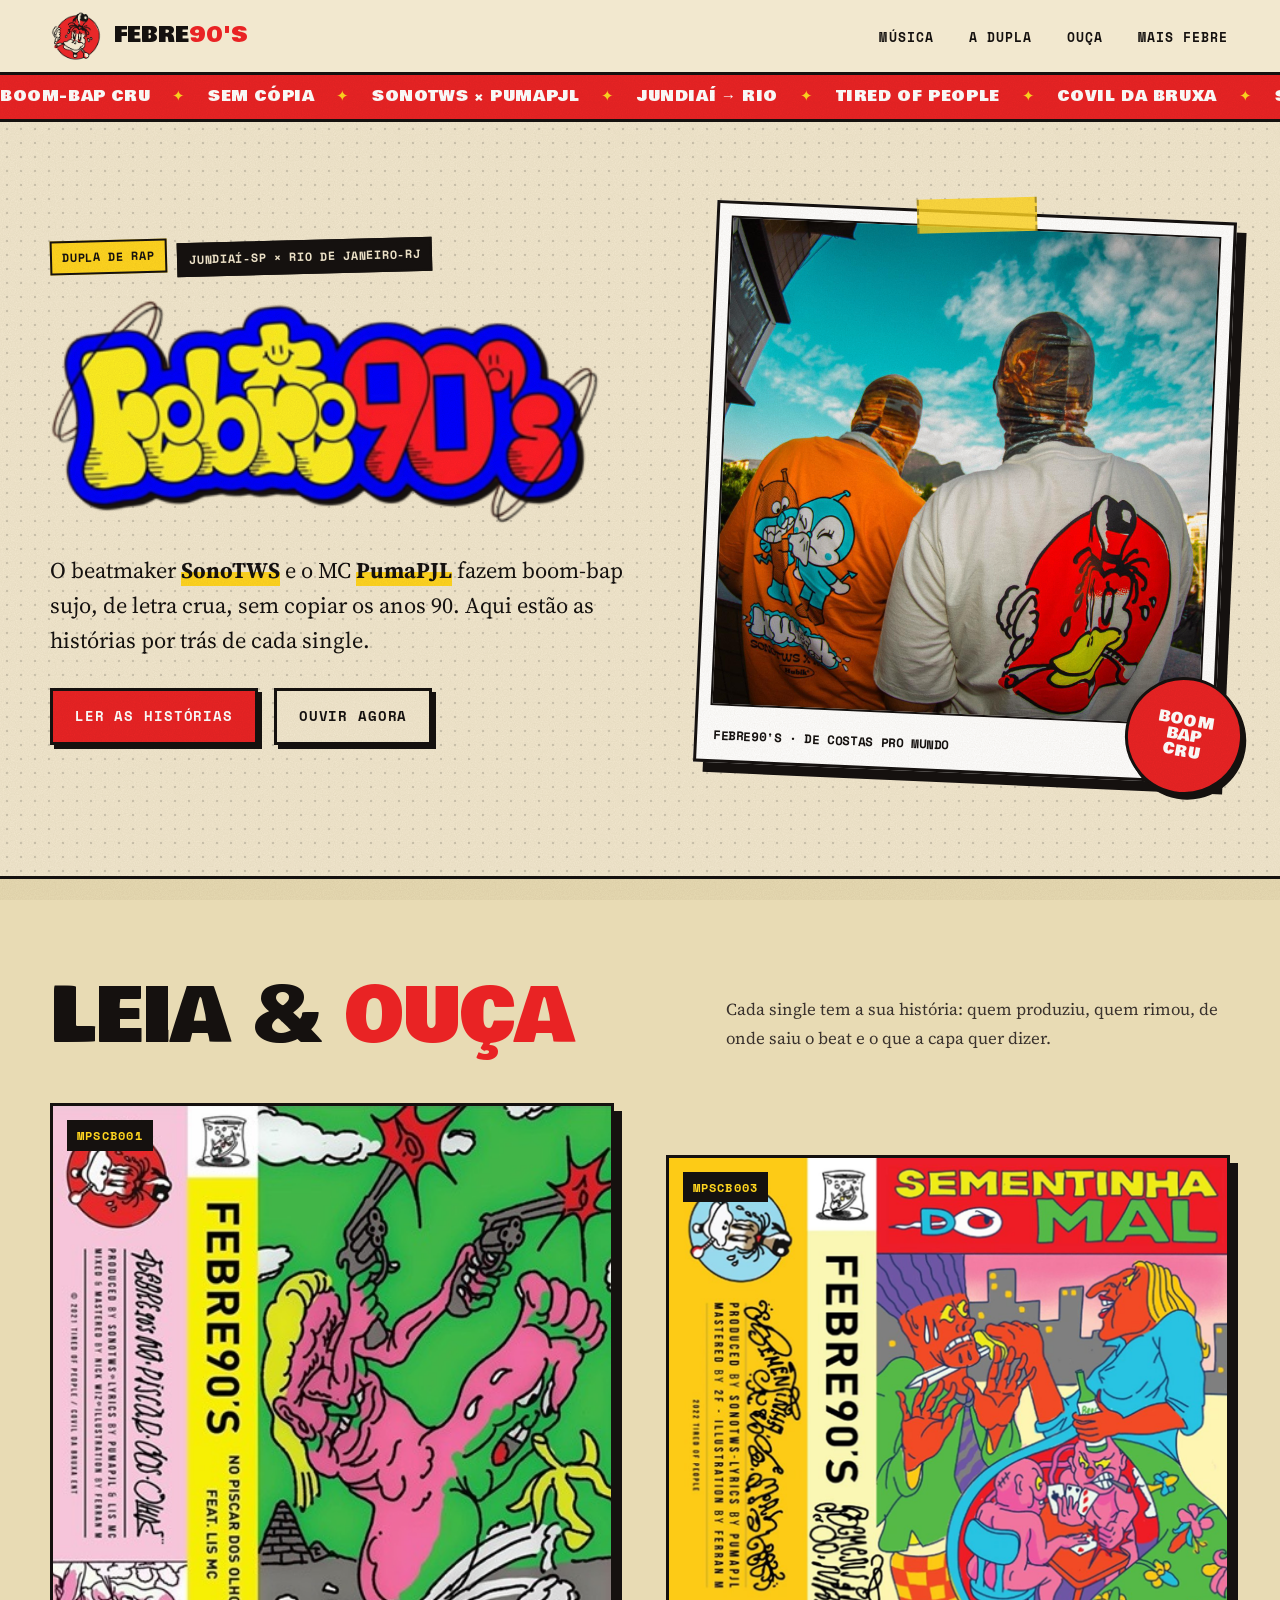
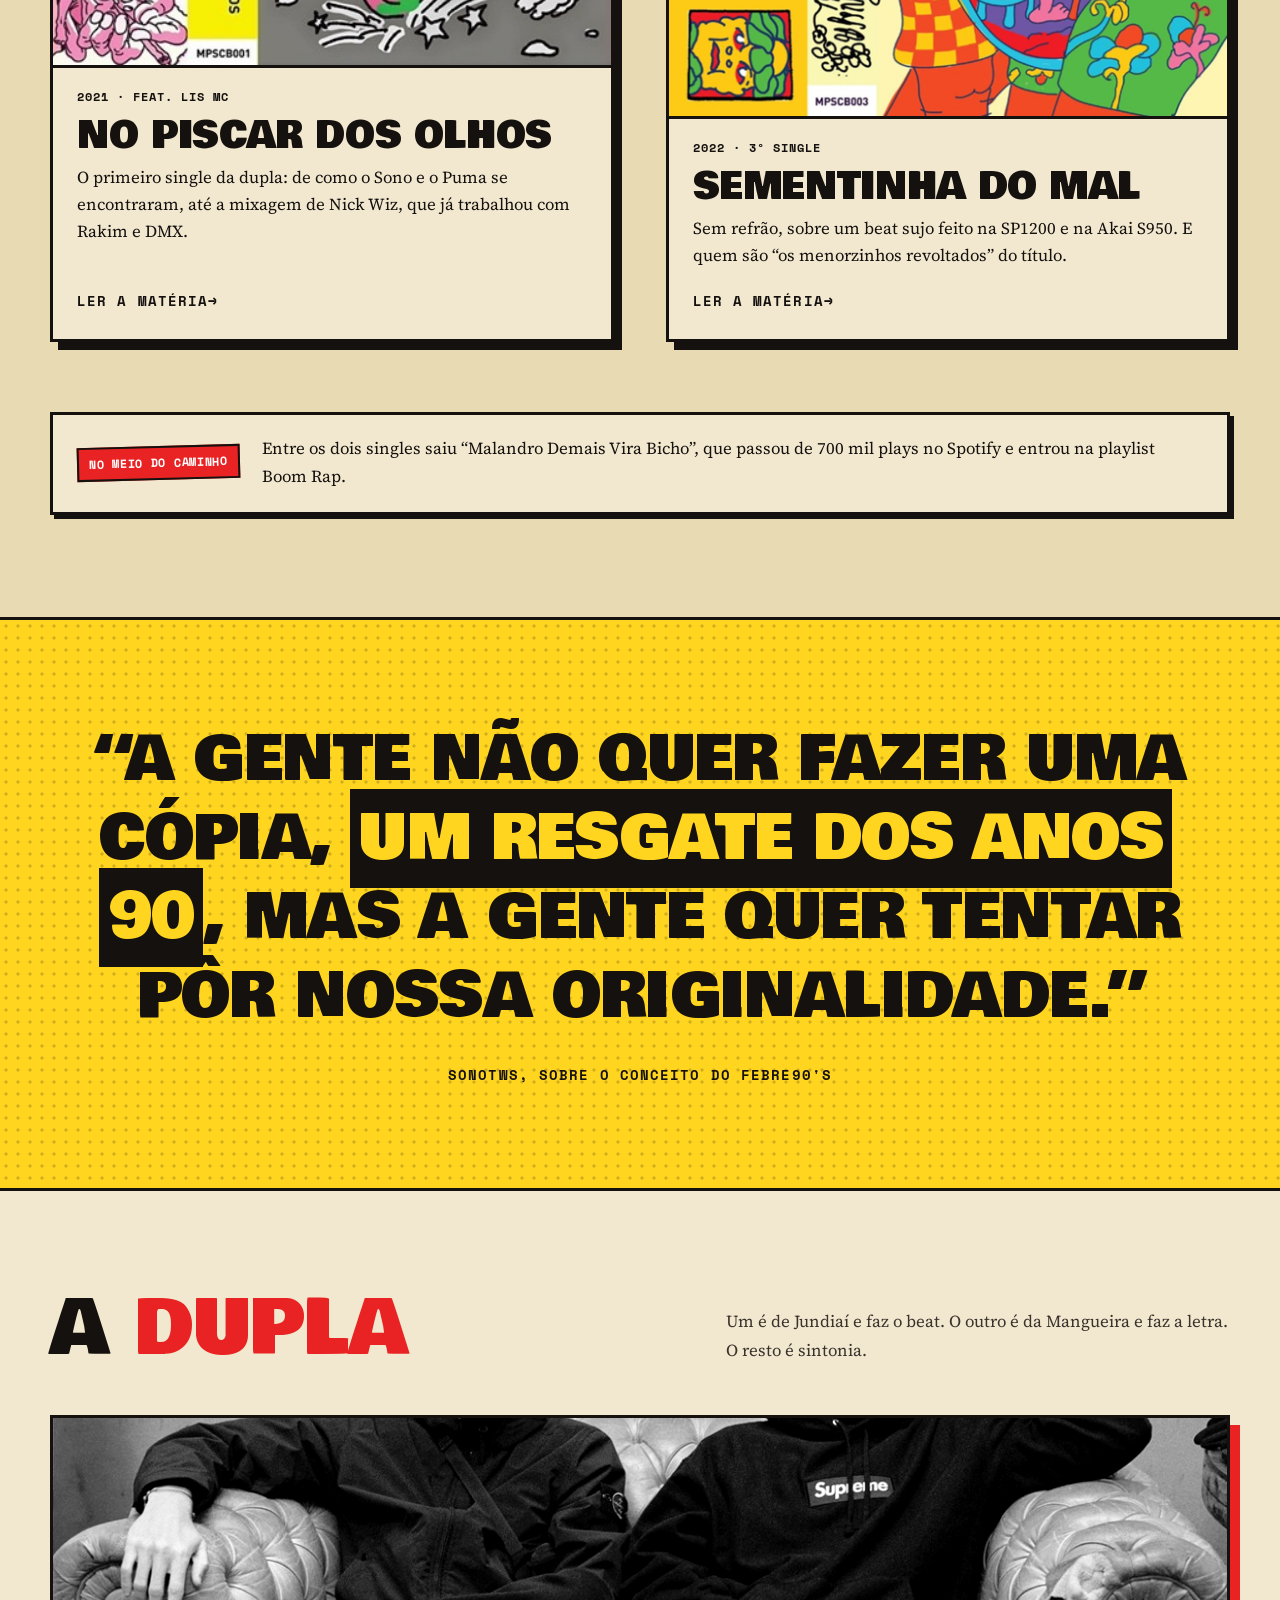
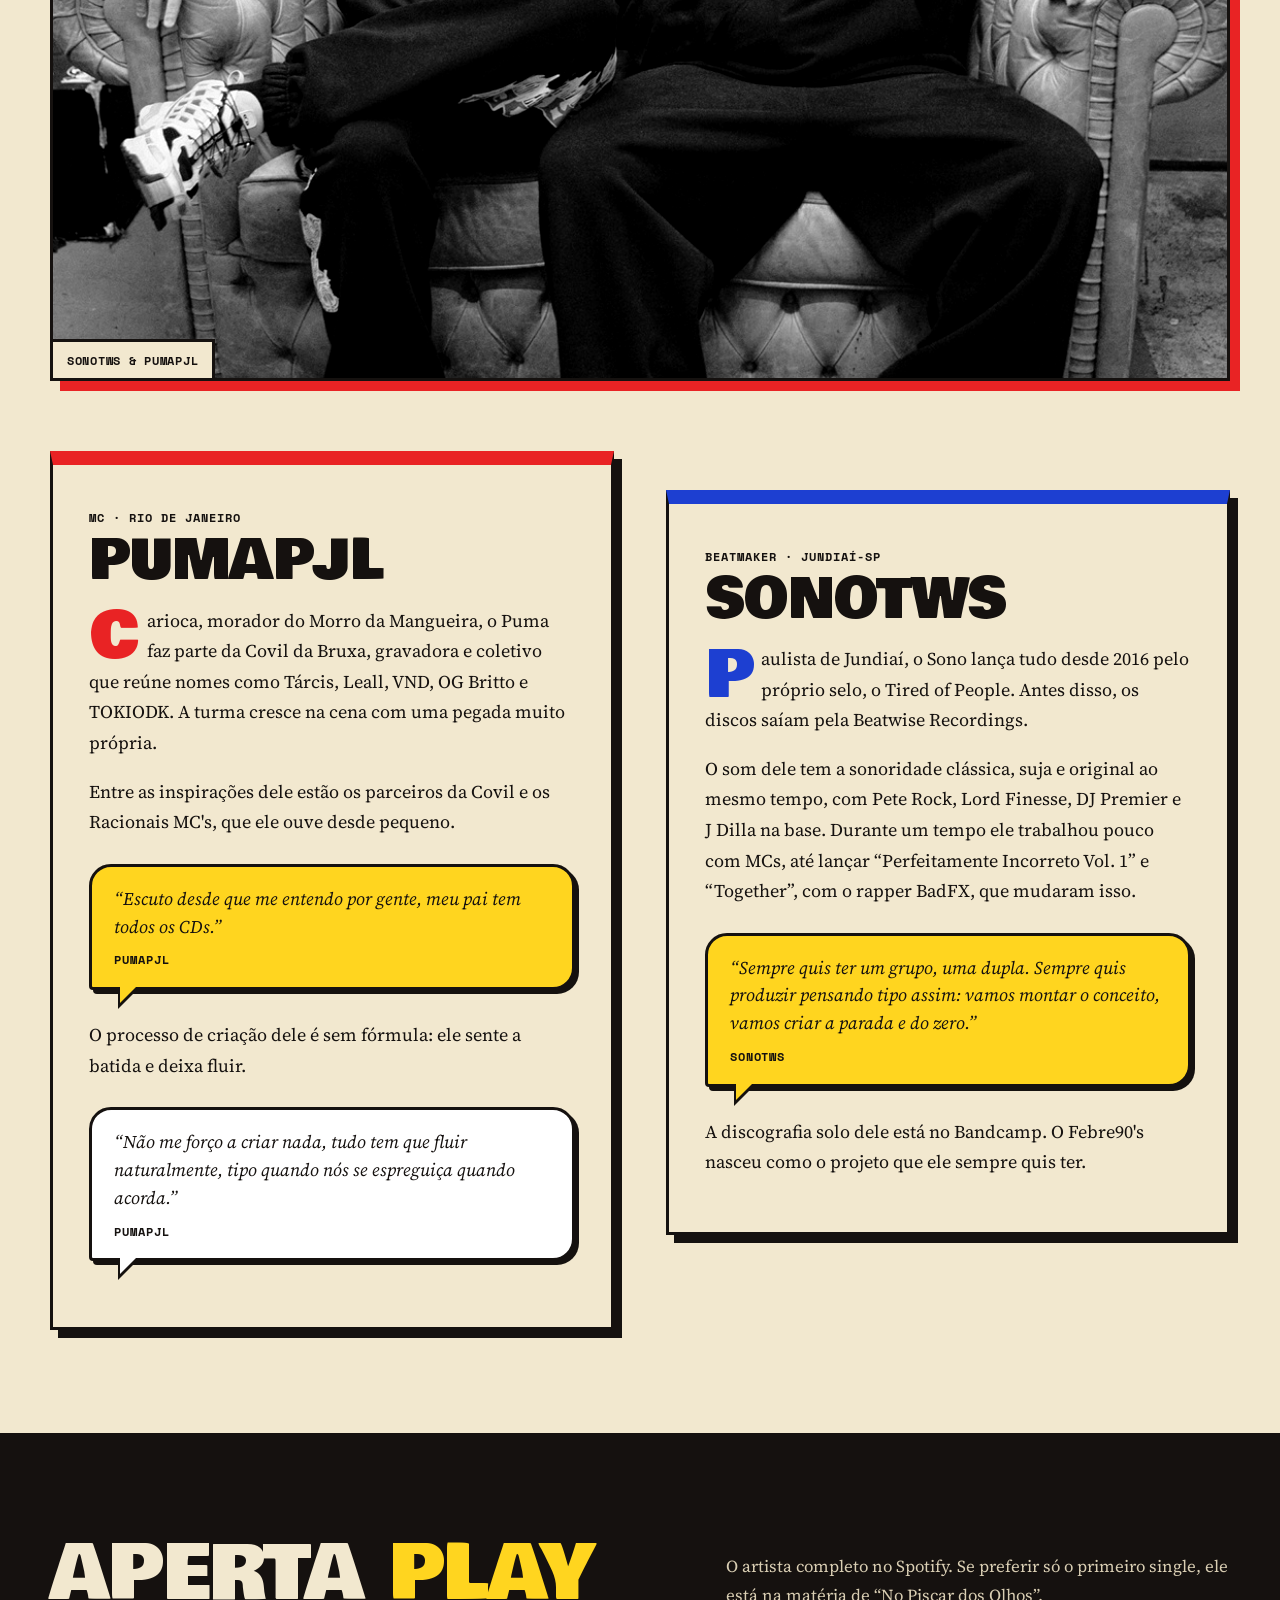
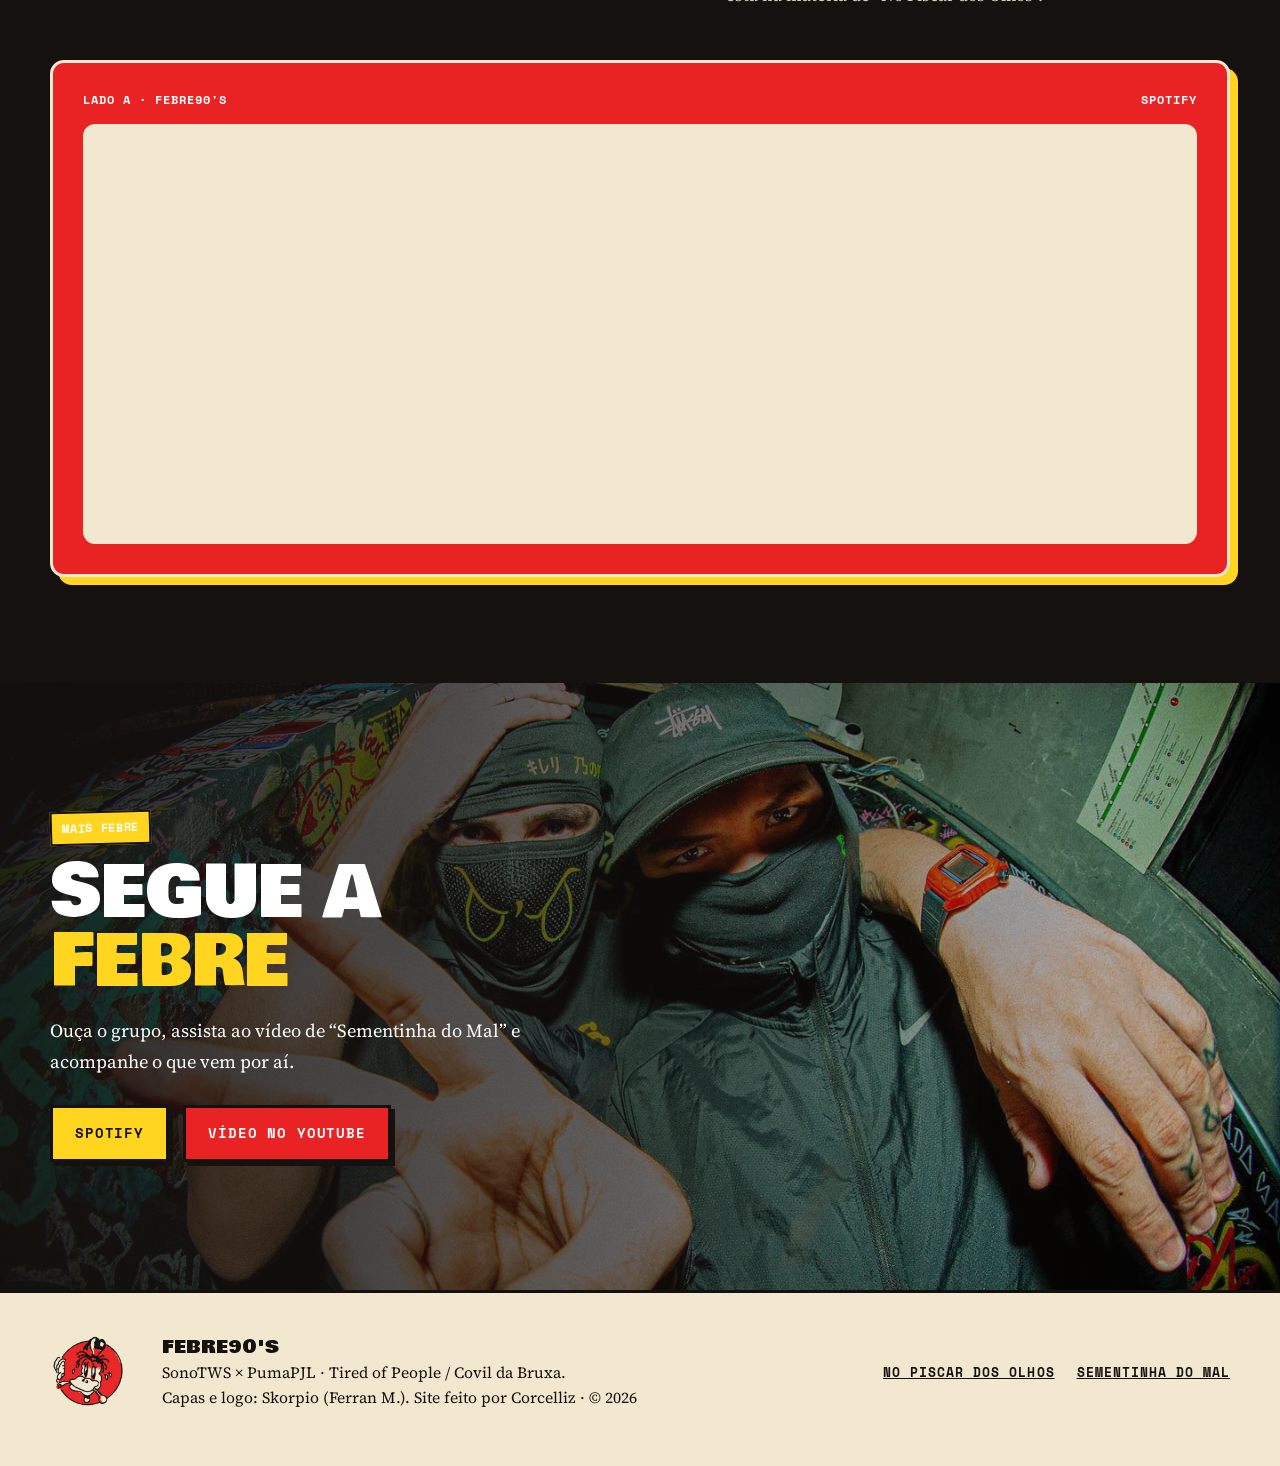
<file: index.html>
<!DOCTYPE html>
<html lang="pt-BR">
  <head>
    <meta charset="UTF-8" />
    <meta name="viewport" content="width=device-width, initial-scale=1" />
    <title>Febre90's — Boom-bap cru de SonoTWS e PumaPJL</title>
    <meta
      name="description"
      content="Febre90's é a dupla do beatmaker SonoTWS (Jundiaí) e do MC PumaPJL (Rio de Janeiro). Boom-bap sujo, letra crua e personalidade própria. Leia as histórias e ouça."
    />
    <meta name="theme-color" content="#f2e8cf" />
    <meta property="og:type" content="website" />
    <meta property="og:locale" content="pt_BR" />
    <meta property="og:title" content="Febre90's — Boom-bap cru de SonoTWS e PumaPJL" />
    <meta
      property="og:description"
      content="Dupla de rap de Jundiaí e do Rio de Janeiro. Leia as histórias por trás dos singles e ouça."
    />
    <link rel="icon" href="assets/img/febre-favicon.png" type="image/png" />

    <link rel="preconnect" href="https://fonts.googleapis.com" />
    <link rel="preconnect" href="https://fonts.gstatic.com" crossorigin />
    <link
      href="https://fonts.googleapis.com/css2?family=Bowlby+One&family=Source+Serif+4:ital,opsz,wght@0,8..60,400;0,8..60,600;0,8..60,700;1,8..60,400;1,8..60,600&family=Space+Mono:wght@400;700&display=swap"
      rel="stylesheet"
    />
    <link rel="stylesheet" href="assets/css/style.css" />
  </head>
  <body>
    <a class="skip-link" href="#conteudo">Pular para o conteúdo</a>

    <header class="site-header">
      <div class="wrap nav">
        <a class="brand" href="index.html" aria-label="Febre90's, página inicial">
          <img src="assets/img/febre-logo.png" alt="" width="52" height="52" />
          <span class="brand-name">Febre<span>90's</span></span>
        </a>
        <button class="nav-toggle" aria-expanded="false" aria-controls="menu" aria-label="Abrir menu">
          <span></span>
        </button>
        <ul class="nav-links" id="menu">
          <li><a href="#lancamentos">Música</a></li>
          <li><a href="#dupla">A dupla</a></li>
          <li><a href="#ouca">Ouça</a></li>
          <li><a href="#mais">Mais Febre</a></li>
        </ul>
      </div>
    </header>

    <div class="ticker" aria-hidden="true">
      <div class="ticker-track">
        <span>Boom-bap cru</span><span>Sem cópia</span><span>SonoTWS × PumaPJL</span><span>Jundiaí → Rio</span><span>Tired of People</span><span>Covil da Bruxa</span><span>SP1200 + Akai S950</span><span>Rap das antigas, som próprio</span>
        <span>Boom-bap cru</span><span>Sem cópia</span><span>SonoTWS × PumaPJL</span><span>Jundiaí → Rio</span><span>Tired of People</span><span>Covil da Bruxa</span><span>SP1200 + Akai S950</span><span>Rap das antigas, som próprio</span>
      </div>
    </div>

    <main id="conteudo">
      <!-- ============ HERO ============ -->
      <section class="hero">
        <div class="wrap hero-grid">
          <div>
            <div class="hero-kicker">
              <span class="chip">Dupla de rap</span>
              <span class="chip chip--ink">Jundiaí-SP × Rio de Janeiro-RJ</span>
            </div>
            <h1 class="visually-hidden">Febre90's</h1>
            <img
              class="hero-logo"
              src="assets/img/febre-tag.png"
              alt="Febre90's"
              width="350"
              height="150"
            />
            <p class="hero-lede">
              O beatmaker <strong>SonoTWS</strong> e o MC <strong>PumaPJL</strong> fazem
              boom-bap sujo, de letra crua, sem copiar os anos 90. Aqui estão as histórias
              por trás de cada single.
            </p>
            <div class="hero-cta">
              <a class="btn btn--red" href="#lancamentos">Ler as histórias</a>
              <a class="btn btn--paper" href="#ouca">Ouvir agora</a>
            </div>
          </div>

          <figure class="hero-photo">
            <div class="polaroid">
              <span class="tape" aria-hidden="true"></span>
              <img
                src="assets/img/dupla-camisas.jpg"
                alt="SonoTWS e PumaPJL de costas, de balaclava, com camisas estampadas; a da direita traz o pato febril do logo"
                width="1440"
                height="1440"
              />
              <figcaption>Febre90's · de costas pro mundo</figcaption>
            </div>
            <span class="sticker" aria-hidden="true">Boom<br />bap<br />cru</span>
          </figure>
        </div>
      </section>

      <!-- ============ LANÇAMENTOS ============ -->
      <section class="section releases" id="lancamentos" aria-labelledby="t-lanc">
        <div class="wrap">
          <div class="section-head reveal">
            <h2 class="display section-title" id="t-lanc">Leia &amp; <em>ouça</em></h2>
            <p class="section-note">
              Cada single tem a sua história: quem produziu, quem rimou, de onde saiu o
              beat e o que a capa quer dizer.
            </p>
          </div>

          <div class="panels">
            <a class="panel reveal" href="piscar.html">
              <div class="panel-cover">
                <img
                  src="assets/img/capa-no-piscar-dos-olhos.jpg"
                  alt="Capa de &quot;No Piscar dos Olhos&quot;: ilustração de uma figura rosa de cabeça para baixo atirando com duas pistolas"
                  width="449"
                  height="448"
                  loading="lazy"
                />
                <span class="panel-cat">MPSCB001</span>
              </div>
              <div class="panel-body">
                <span class="label">2021 · feat. Lis Mc</span>
                <h3 class="display panel-title">No Piscar dos Olhos</h3>
                <p class="panel-text">
                  O primeiro single da dupla: de como o Sono e o Puma se encontraram, até a
                  mixagem de Nick Wiz, que já trabalhou com Rakim e DMX.
                </p>
                <span class="panel-more">Ler a matéria</span>
              </div>
            </a>

            <a class="panel reveal" href="sementinha.html">
              <div class="panel-cover">
                <img
                  src="assets/img/capa-sementinha-do-mal.jpg"
                  alt="Capa de &quot;Sementinha do Mal&quot;: ilustração colorida de um homem ameaçado com faca por uma mulher, com uma mesa de carteado dentro da barriga dela"
                  width="1138"
                  height="1139"
                  loading="lazy"
                />
                <span class="panel-cat">MPSCB003</span>
              </div>
              <div class="panel-body">
                <span class="label">2022 · 3º single</span>
                <h3 class="display panel-title">Sementinha do Mal</h3>
                <p class="panel-text">
                  Sem refrão, sobre um beat sujo feito na SP1200 e na Akai S950. E quem são
                  “os menorzinhos revoltados” do título.
                </p>
                <span class="panel-more">Ler a matéria</span>
              </div>
            </a>
          </div>

          <div class="releases-aside reveal">
            <span class="chip chip--red">No meio do caminho</span>
            <p>
              Entre os dois singles saiu “Malandro Demais Vira Bicho”, que passou de 700 mil
              plays no Spotify e entrou na playlist Boom Rap.
            </p>
          </div>
        </div>
      </section>

      <!-- ============ CITAÇÃO ============ -->
      <section class="quote-band" aria-label="Citação">
        <div class="wrap reveal">
          <blockquote class="display">
            “A gente não quer fazer uma cópia,
            <mark>um resgate dos anos 90</mark>, mas a gente quer tentar pôr nossa
            originalidade.”
          </blockquote>
          <cite>SonoTWS, sobre o conceito do Febre90's</cite>
        </div>
      </section>

      <!-- ============ A DUPLA ============ -->
      <section class="section" id="dupla" aria-labelledby="t-dupla">
        <div class="wrap">
          <div class="section-head reveal">
            <h2 class="display section-title" id="t-dupla">A <em>dupla</em></h2>
            <p class="section-note">
              Um é de Jundiaí e faz o beat. O outro é da Mangueira e faz a letra. O resto
              é sintonia.
            </p>
          </div>

          <figure class="duo-photo reveal">
            <img
              src="assets/img/dupla-pb.jpg"
              alt="Foto em preto e branco de SonoTWS e PumaPJL sentados num sofá antigo, de touca, balaclava e roupa preta"
              width="1138"
              height="1032"
              loading="lazy"
            />
            <figcaption>SonoTWS &amp; PumaPJL</figcaption>
          </figure>

          <div class="profiles">
            <article class="profile profile--puma reveal">
              <span class="label profile-role">MC · Rio de Janeiro</span>
              <h3 class="display profile-name">PumaPJL</h3>
              <p class="dropcap">
                Carioca, morador do Morro da Mangueira, o Puma faz parte da Covil da Bruxa,
                gravadora e coletivo que reúne nomes como Tárcis, Leall, VND, OG Britto e
                TOKIODK. A turma cresce na cena com uma pegada muito própria.
              </p>
              <p>
                Entre as inspirações dele estão os parceiros da Covil e os Racionais MC's,
                que ele ouve desde pequeno.
              </p>
              <blockquote class="bubble bubble--yellow">
                “Escuto desde que me entendo por gente, meu pai tem todos os CDs.”
                <cite>PumaPJL</cite>
              </blockquote>
              <p>
                O processo de criação dele é sem fórmula: ele sente a batida e deixa fluir.
              </p>
              <blockquote class="bubble">
                “Não me forço a criar nada, tudo tem que fluir naturalmente, tipo quando nós
                se espreguiça quando acorda.”
                <cite>PumaPJL</cite>
              </blockquote>
            </article>

            <article class="profile profile--sono reveal">
              <span class="label profile-role">Beatmaker · Jundiaí-SP</span>
              <h3 class="display profile-name">SonoTWS</h3>
              <p class="dropcap">
                Paulista de Jundiaí, o Sono lança tudo desde 2016 pelo próprio selo, o
                Tired of People. Antes disso, os discos saíam pela Beatwise Recordings.
              </p>
              <p>
                O som dele tem a sonoridade clássica, suja e original ao mesmo tempo, com
                Pete Rock, Lord Finesse, DJ Premier e J Dilla na base. Durante um tempo ele
                trabalhou pouco com MCs, até lançar “Perfeitamente Incorreto Vol. 1” e
                “Together”, com o rapper BadFX, que mudaram isso.
              </p>
              <blockquote class="bubble bubble--yellow">
                “Sempre quis ter um grupo, uma dupla. Sempre quis produzir pensando tipo
                assim: vamos montar o conceito, vamos criar a parada e do zero.”
                <cite>SonoTWS</cite>
              </blockquote>
              <p>
                A discografia solo dele está no Bandcamp. O Febre90's nasceu como o projeto
                que ele sempre quis ter.
              </p>
            </article>
          </div>
        </div>
      </section>

      <!-- ============ OUÇA ============ -->
      <section class="section listen" id="ouca" aria-labelledby="t-ouca">
        <div class="wrap">
          <div class="section-head reveal">
            <h2 class="display section-title" id="t-ouca">Aperta <em>play</em></h2>
            <p class="section-note">
              O artista completo no Spotify. Se preferir só o primeiro single, ele está
              na matéria de “No Piscar dos Olhos”.
            </p>
          </div>
          <div class="tape-deck reveal">
            <div class="tape-deck-label">
              <span class="label">Lado A · Febre90's</span>
              <span class="label">Spotify</span>
            </div>
            <iframe
              title="Febre90's no Spotify"
              src="https://open.spotify.com/embed/artist/3Igua105OJq78XPcPKPGku?utm_source=generator"
              height="420"
              allow="autoplay; clipboard-write; encrypted-media; fullscreen; picture-in-picture"
              loading="lazy"
            ></iframe>
          </div>
        </div>
      </section>

      <!-- ============ MAIS FEBRE ============ -->
      <section class="more" id="mais" aria-labelledby="t-mais">
        <div class="wrap">
          <div class="more-box reveal">
            <span class="chip">Mais Febre</span>
            <h2 class="display more-title" id="t-mais">Segue a <em>febre</em></h2>
            <p>
              Ouça o grupo, assista ao vídeo de “Sementinha do Mal” e acompanhe o que vem
              por aí.
            </p>
            <ul class="link-list">
              <li>
                <a
                  class="btn"
                  href="https://open.spotify.com/artist/3Igua105OJq78XPcPKPGku"
                  target="_blank"
                  rel="noopener"
                  >Spotify</a
                >
              </li>
              <li>
                <a
                  class="btn btn--red"
                  href="https://www.youtube.com/watch?v=aHOMvvXDq0s"
                  target="_blank"
                  rel="noopener"
                  >Vídeo no YouTube</a
                >
              </li>
              <!--
                PREENCHER: redes sociais e contato do grupo. Exemplo:
                <li><a class="btn btn--paper" href="https://instagram.com/SEU_PERFIL" target="_blank" rel="noopener">Instagram</a></li>
                <li><a class="btn btn--paper" href="mailto:contato@exemplo.com">Contato</a></li>
              -->
            </ul>
          </div>
        </div>
      </section>
    </main>

    <footer class="site-footer">
      <div class="wrap footer-grid">
        <img src="assets/img/febre-logo.png" alt="" width="76" height="76" loading="lazy" />
        <p class="footer-text">
          <strong>Febre90's</strong><br />
          SonoTWS × PumaPJL · Tired of People / Covil da Bruxa.<br />
          Capas e logo: Skorpio (Ferran M.). Site feito por Corcelliz · &copy; 2026
        </p>
        <ul class="footer-nav">
          <li><a href="piscar.html">No Piscar dos Olhos</a></li>
          <li><a href="sementinha.html">Sementinha do Mal</a></li>
        </ul>
      </div>
    </footer>

    <button class="to-top" type="button" aria-label="Voltar ao topo">↑</button>
    <script src="assets/js/main.js"></script>
  </body>
</html>
</file>
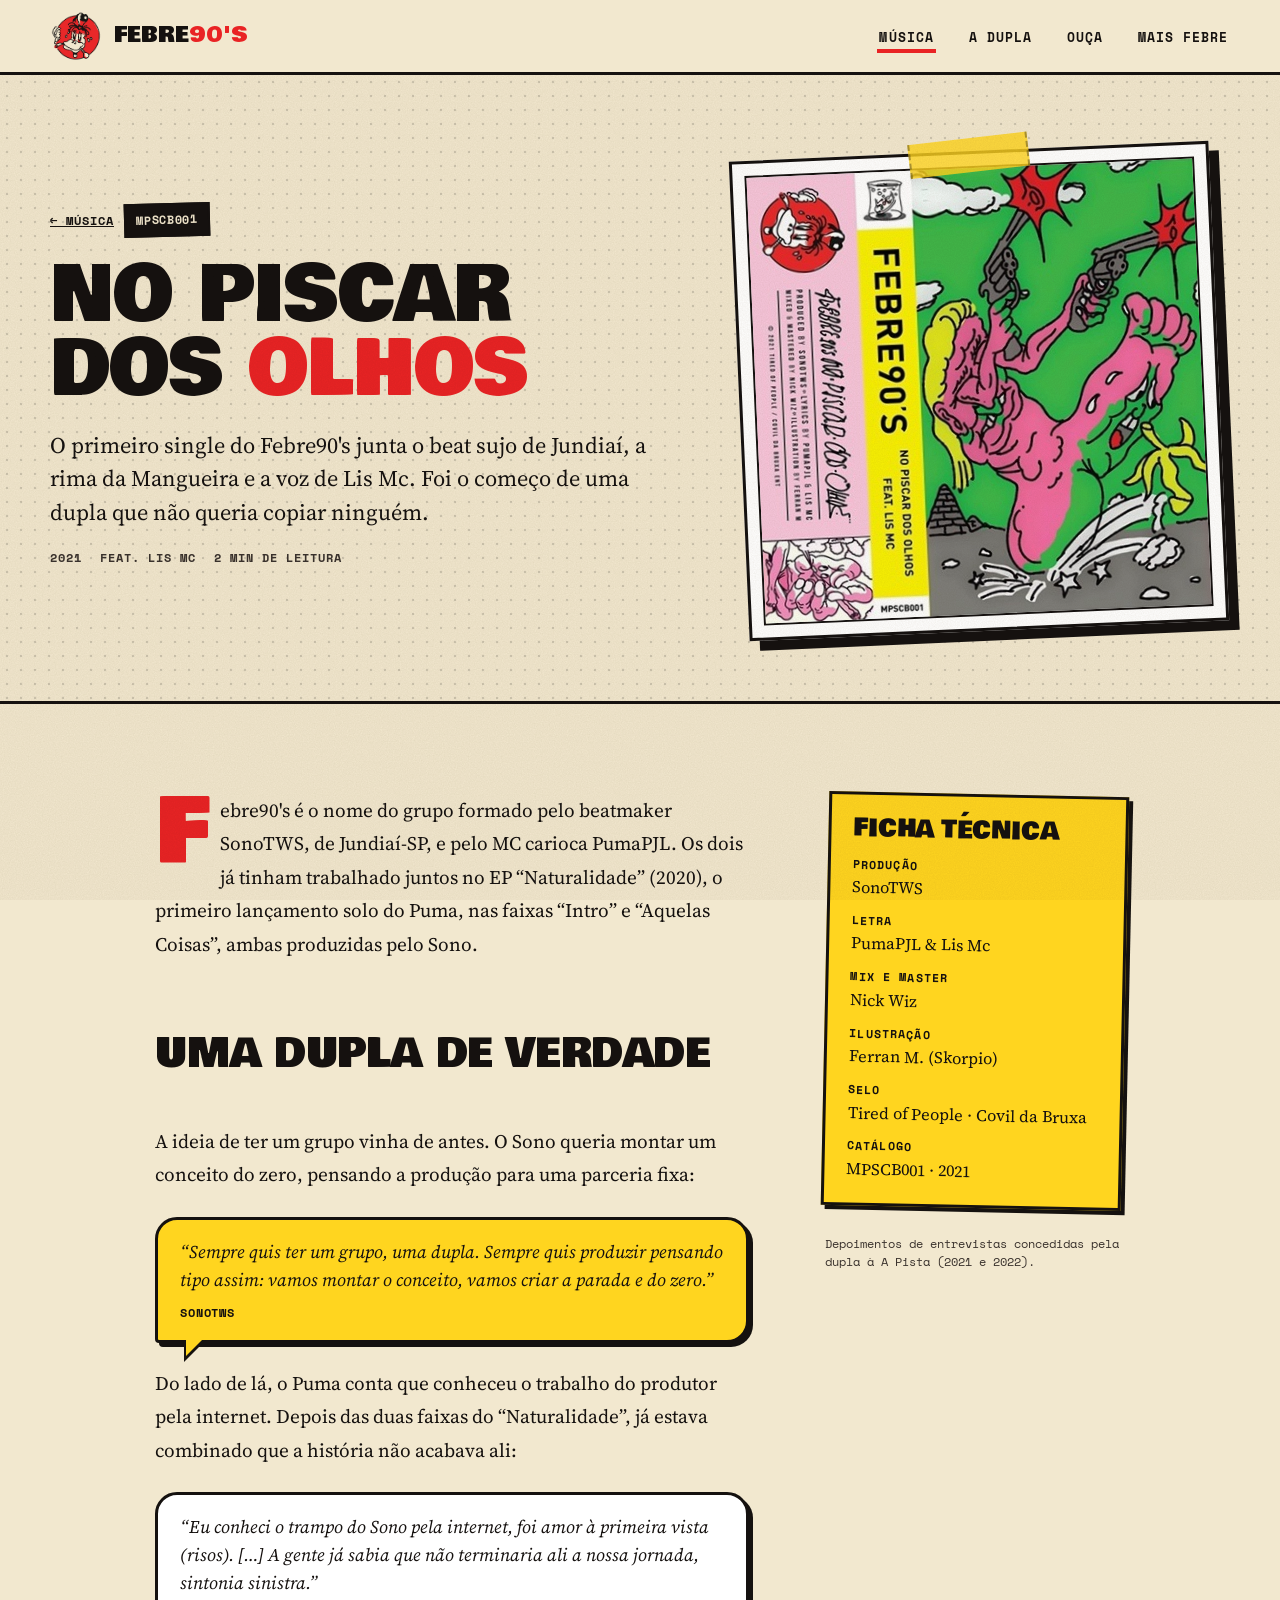
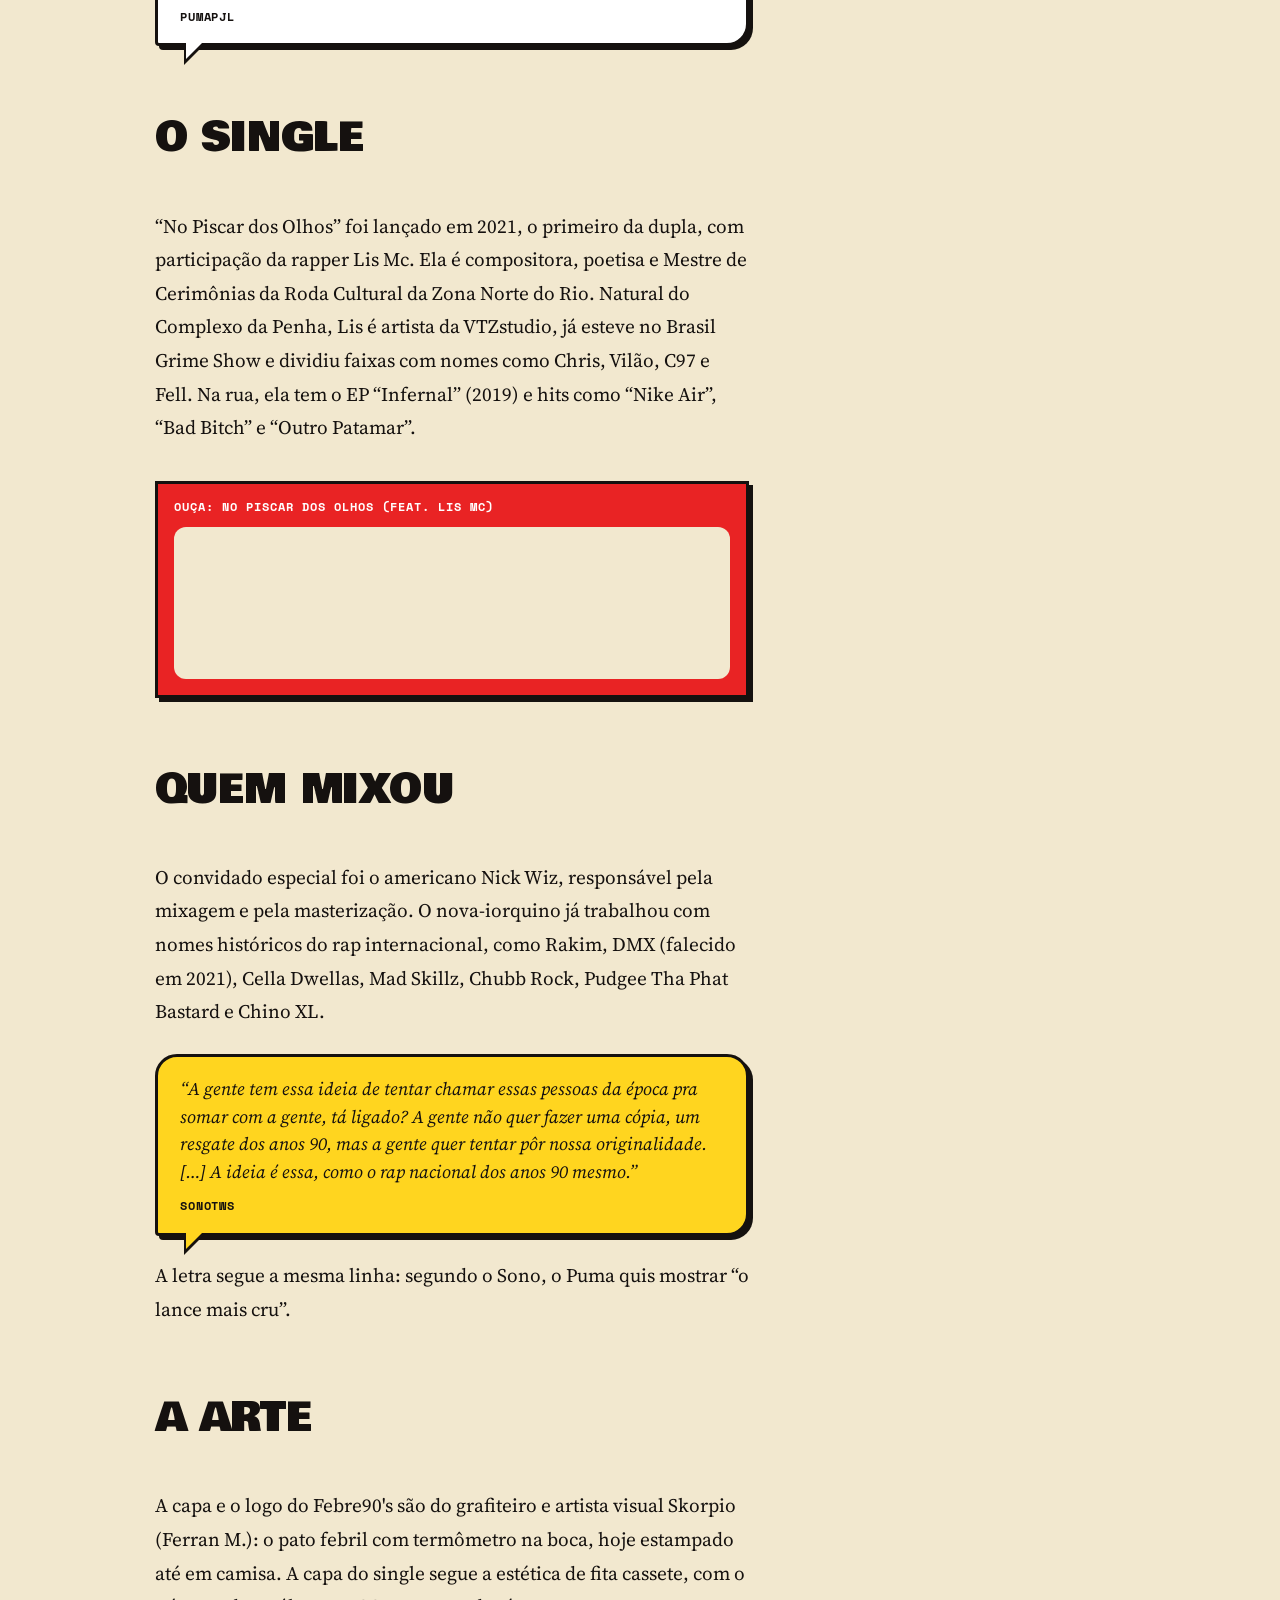
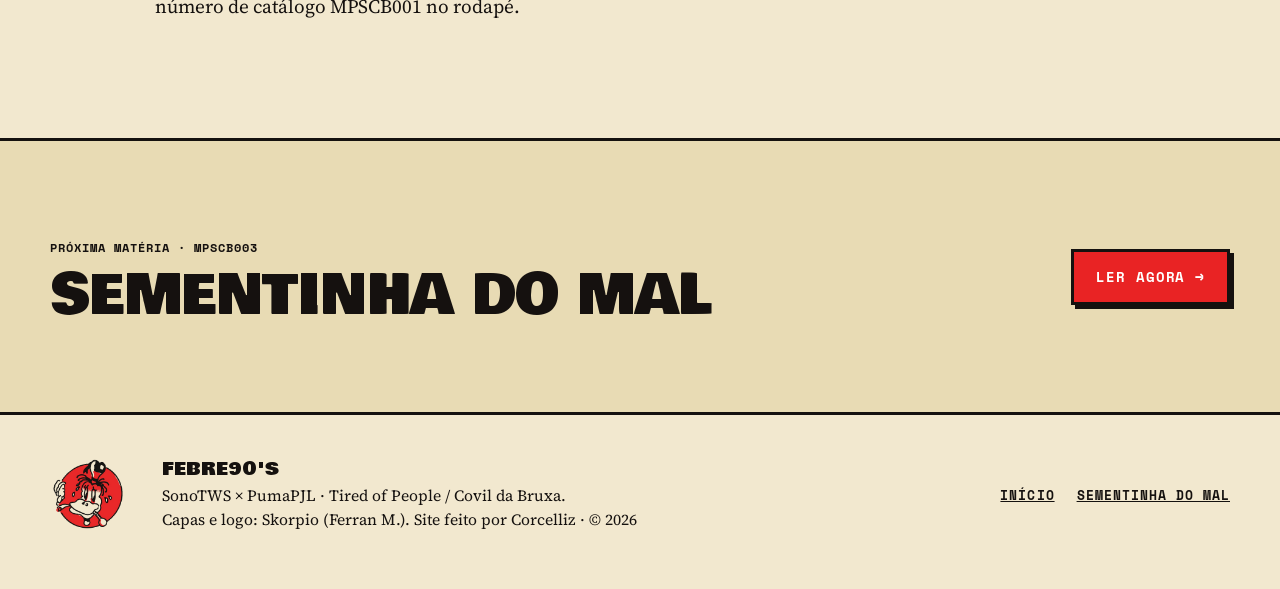
<file: piscar.html>
<!DOCTYPE html>
<html lang="pt-BR">
  <head>
    <meta charset="UTF-8" />
    <meta name="viewport" content="width=device-width, initial-scale=1" />
    <title>No Piscar dos Olhos — o primeiro single do Febre90's</title>
    <meta
      name="description"
      content="A história de &quot;No Piscar dos Olhos&quot;, primeiro single do Febre90's, com Lis Mc e mixagem de Nick Wiz. Boom-bap de SonoTWS e PumaPJL."
    />
    <meta name="theme-color" content="#f2e8cf" />
    <meta property="og:type" content="article" />
    <meta property="og:locale" content="pt_BR" />
    <meta property="og:title" content="No Piscar dos Olhos — o primeiro single do Febre90's" />
    <meta
      property="og:description"
      content="Como SonoTWS e PumaPJL formaram a dupla e chegaram ao primeiro single, com Lis Mc."
    />
    <link rel="icon" href="assets/img/febre-favicon.png" type="image/png" />

    <link rel="preconnect" href="https://fonts.googleapis.com" />
    <link rel="preconnect" href="https://fonts.gstatic.com" crossorigin />
    <link
      href="https://fonts.googleapis.com/css2?family=Bowlby+One&family=Source+Serif+4:ital,opsz,wght@0,8..60,400;0,8..60,600;0,8..60,700;1,8..60,400;1,8..60,600&family=Space+Mono:wght@400;700&display=swap"
      rel="stylesheet"
    />
    <link rel="stylesheet" href="assets/css/style.css" />
  </head>
  <body>
    <a class="skip-link" href="#conteudo">Pular para o conteúdo</a>
    <div class="progress" aria-hidden="true"></div>

    <header class="site-header">
      <div class="wrap nav">
        <a class="brand" href="index.html" aria-label="Febre90's, página inicial">
          <img src="assets/img/febre-logo.png" alt="" width="52" height="52" />
          <span class="brand-name">Febre<span>90's</span></span>
        </a>
        <button class="nav-toggle" aria-expanded="false" aria-controls="menu" aria-label="Abrir menu">
          <span></span>
        </button>
        <ul class="nav-links" id="menu">
          <li><a href="index.html#lancamentos" aria-current="true">Música</a></li>
          <li><a href="index.html#dupla">A dupla</a></li>
          <li><a href="index.html#ouca">Ouça</a></li>
          <li><a href="index.html#mais">Mais Febre</a></li>
        </ul>
      </div>
    </header>

    <main id="conteudo">
      <header class="article-head">
        <div class="wrap article-head-grid">
          <div>
            <div class="crumbs">
              <a href="index.html#lancamentos">← Música</a>
              <span class="chip chip--ink">MPSCB001</span>
            </div>
            <h1 class="display article-title">No Piscar<br />dos <em>Olhos</em></h1>
            <p class="article-dek">
              O primeiro single do Febre90's junta o beat sujo de Jundiaí, a rima da
              Mangueira e a voz de Lis Mc. Foi o começo de uma dupla que não queria copiar
              ninguém.
            </p>
            <p class="article-meta label">
              <span>2021</span><span>feat. Lis Mc</span><span id="read-time">4 min de leitura</span>
            </p>
          </div>
          <figure class="article-cover">
            <div class="polaroid">
              <span class="tape" aria-hidden="true"></span>
              <img
                src="assets/img/capa-no-piscar-dos-olhos.jpg"
                alt="Capa de &quot;No Piscar dos Olhos&quot;: ilustração de uma figura rosa de cabeça para baixo atirando com duas pistolas, em fita cassete"
                width="449"
                height="448"
              />
            </div>
          </figure>
        </div>
      </header>

      <div class="wrap article-layout">
        <article class="prose">
          <p>
            Febre90's é o nome do grupo formado pelo beatmaker SonoTWS, de Jundiaí-SP, e
            pelo MC carioca PumaPJL. Os dois já tinham trabalhado juntos no EP
            “Naturalidade” (2020), o primeiro lançamento solo do Puma, nas faixas “Intro” e
            “Aquelas Coisas”, ambas produzidas pelo Sono.
          </p>

          <h2 class="display">Uma dupla de verdade</h2>
          <p>
            A ideia de ter um grupo vinha de antes. O Sono queria montar um conceito do
            zero, pensando a produção para uma parceria fixa:
          </p>
          <blockquote class="bubble bubble--yellow">
            <p>
              “Sempre quis ter um grupo, uma dupla. Sempre quis produzir pensando tipo
              assim: vamos montar o conceito, vamos criar a parada e do zero.”
            </p>
            <cite>SonoTWS</cite>
          </blockquote>
          <p>
            Do lado de lá, o Puma conta que conheceu o trabalho do produtor pela internet.
            Depois das duas faixas do “Naturalidade”, já estava combinado que a história
            não acabava ali:
          </p>
          <blockquote class="bubble">
            <p>
              “Eu conheci o trampo do Sono pela internet, foi amor à primeira vista
              (risos). […] A gente já sabia que não terminaria ali a nossa jornada,
              sintonia sinistra.”
            </p>
            <cite>PumaPJL</cite>
          </blockquote>

          <h2 class="display">O single</h2>
          <p>
            “No Piscar dos Olhos” foi lançado em 2021, o primeiro da dupla, com
            participação da rapper Lis Mc. Ela é compositora, poetisa e Mestre de
            Cerimônias da Roda Cultural da Zona Norte do Rio. Natural do Complexo da Penha,
            Lis é artista da VTZstudio, já esteve no Brasil Grime Show e dividiu faixas com
            nomes como Chris, Vilão, C97 e Fell. Na rua, ela tem o EP “Infernal” (2019) e
            hits como “Nike Air”, “Bad Bitch” e “Outro Patamar”.
          </p>

          <div class="prose-embed">
            <span class="label">Ouça: No Piscar dos Olhos (feat. Lis Mc)</span>
            <iframe
              title="No Piscar dos Olhos no Spotify"
              src="https://open.spotify.com/embed/track/1vBvTfBOyZq45VvANmtlI8?utm_source=generator"
              height="152"
              allow="autoplay; clipboard-write; encrypted-media; fullscreen; picture-in-picture"
              loading="lazy"
            ></iframe>
          </div>

          <h2 class="display">Quem mixou</h2>
          <p>
            O convidado especial foi o americano Nick Wiz, responsável pela mixagem e pela
            masterização. O nova-iorquino já trabalhou com nomes históricos do rap
            internacional, como Rakim, DMX (falecido em 2021), Cella Dwellas, Mad Skillz,
            Chubb Rock, Pudgee Tha Phat Bastard e Chino XL.
          </p>
          <blockquote class="bubble bubble--yellow">
            <p>
              “A gente tem essa ideia de tentar chamar essas pessoas da época pra somar
              com a gente, tá ligado? A gente não quer fazer uma cópia, um resgate dos anos
              90, mas a gente quer tentar pôr nossa originalidade. […] A ideia é essa, como
              o rap nacional dos anos 90 mesmo.”
            </p>
            <cite>SonoTWS</cite>
          </blockquote>
          <p>
            A letra segue a mesma linha: segundo o Sono, o Puma quis mostrar “o lance mais
            cru”.
          </p>

          <h2 class="display">A arte</h2>
          <p>
            A capa e o logo do Febre90's são do grafiteiro e artista visual Skorpio (Ferran
            M.): o pato febril com termômetro na boca, hoje estampado até em camisa. A
            capa do single segue a estética de fita cassete, com o número de catálogo
            MPSCB001 no rodapé.
          </p>
        </article>

        <aside class="aside" aria-label="Ficha técnica">
          <div class="credits">
            <h2 class="display">Ficha técnica</h2>
            <dl>
              <dt>Produção</dt>
              <dd>SonoTWS</dd>
              <dt>Letra</dt>
              <dd>PumaPJL &amp; Lis Mc</dd>
              <dt>Mix e master</dt>
              <dd>Nick Wiz</dd>
              <dt>Ilustração</dt>
              <dd>Ferran M. (Skorpio)</dd>
              <dt>Selo</dt>
              <dd>Tired of People · Covil da Bruxa</dd>
              <dt>Catálogo</dt>
              <dd>MPSCB001 · 2021</dd>
            </dl>
          </div>
          <p class="source-note">
            Depoimentos de entrevistas concedidas pela dupla à A Pista (2021 e 2022).
          </p>
        </aside>
      </div>

      <section class="next-up" aria-labelledby="t-next">
        <div class="wrap next-up-grid">
          <div>
            <span class="label" id="t-next">Próxima matéria · MPSCB003</span>
            <p class="display next-up-title">Sementinha do Mal</p>
          </div>
          <a class="btn btn--red" href="sementinha.html">Ler agora →</a>
        </div>
      </section>
    </main>

    <footer class="site-footer">
      <div class="wrap footer-grid">
        <img src="assets/img/febre-logo.png" alt="" width="76" height="76" loading="lazy" />
        <p class="footer-text">
          <strong>Febre90's</strong><br />
          SonoTWS × PumaPJL · Tired of People / Covil da Bruxa.<br />
          Capas e logo: Skorpio (Ferran M.). Site feito por Corcelliz · &copy; 2026
        </p>
        <ul class="footer-nav">
          <li><a href="index.html">Início</a></li>
          <li><a href="sementinha.html">Sementinha do Mal</a></li>
        </ul>
      </div>
    </footer>

    <button class="to-top" type="button" aria-label="Voltar ao topo">↑</button>
    <script src="assets/js/main.js"></script>
  </body>
</html>
</file>
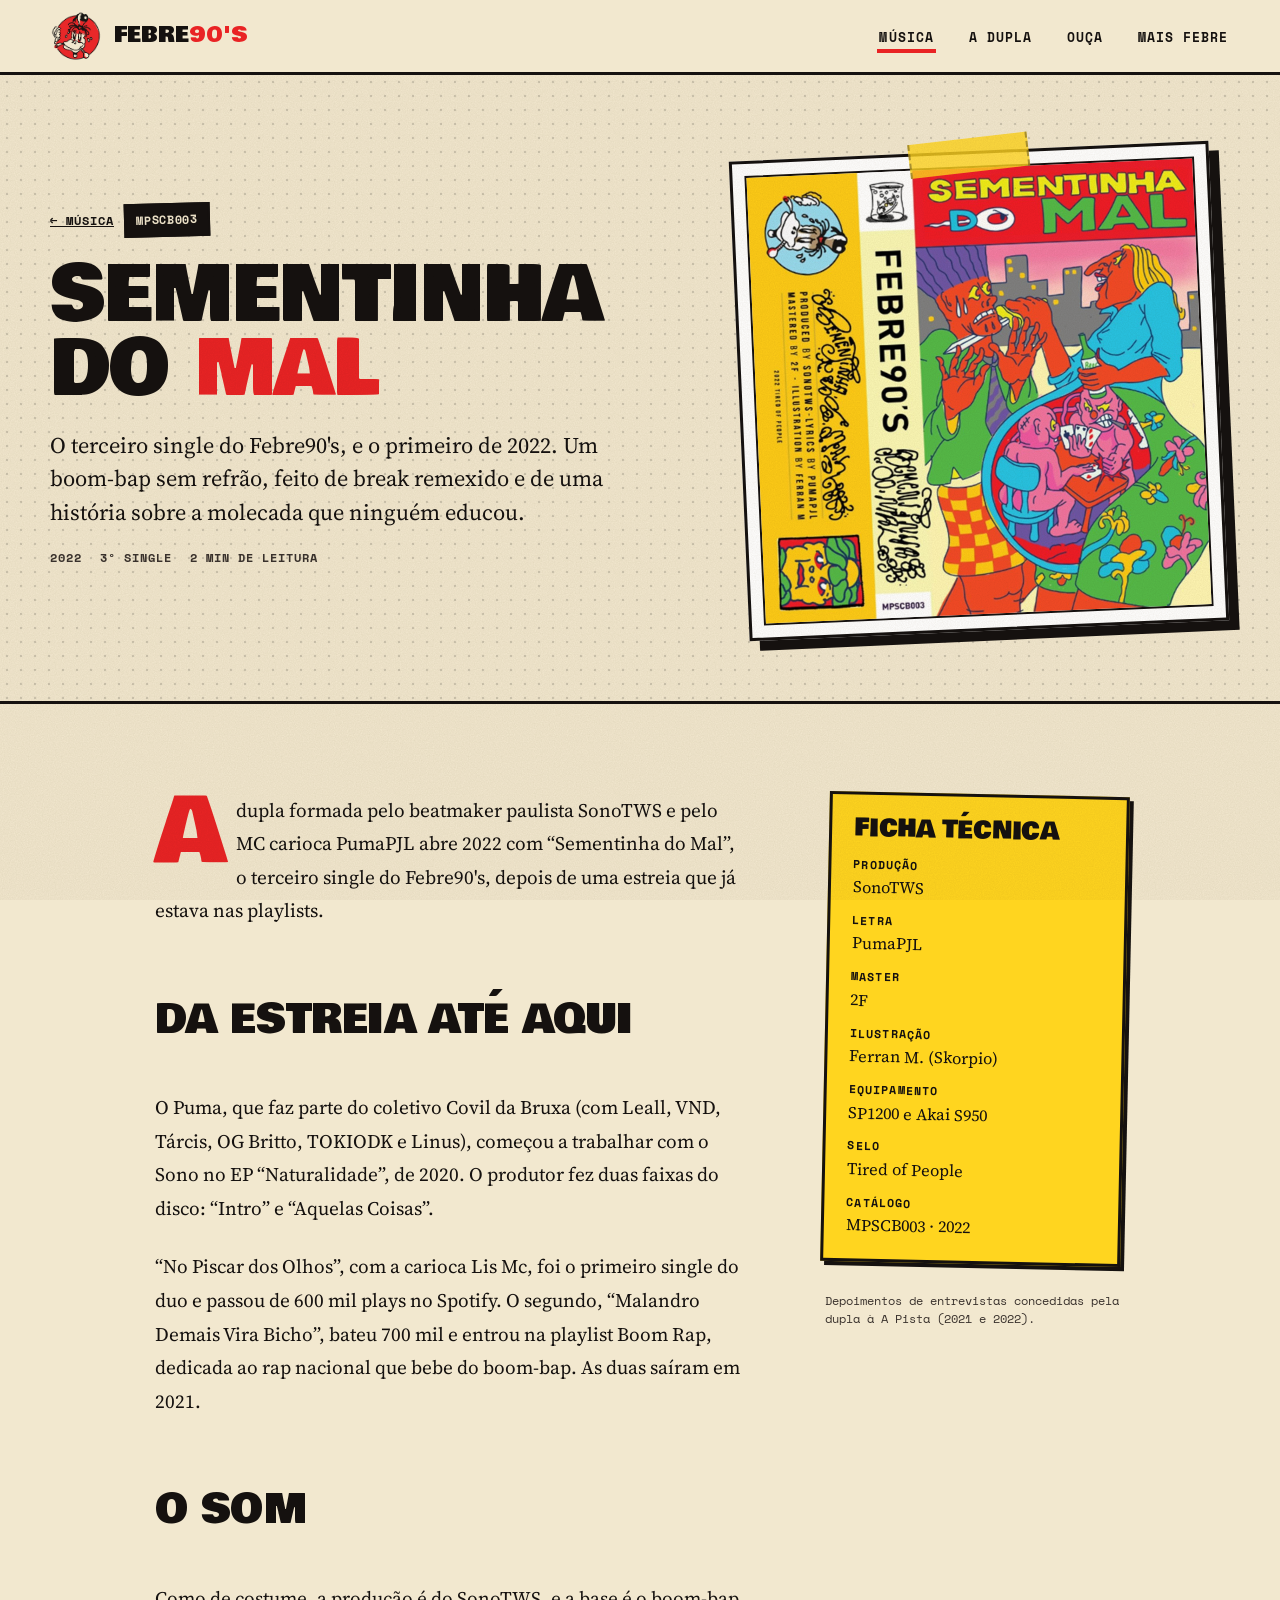
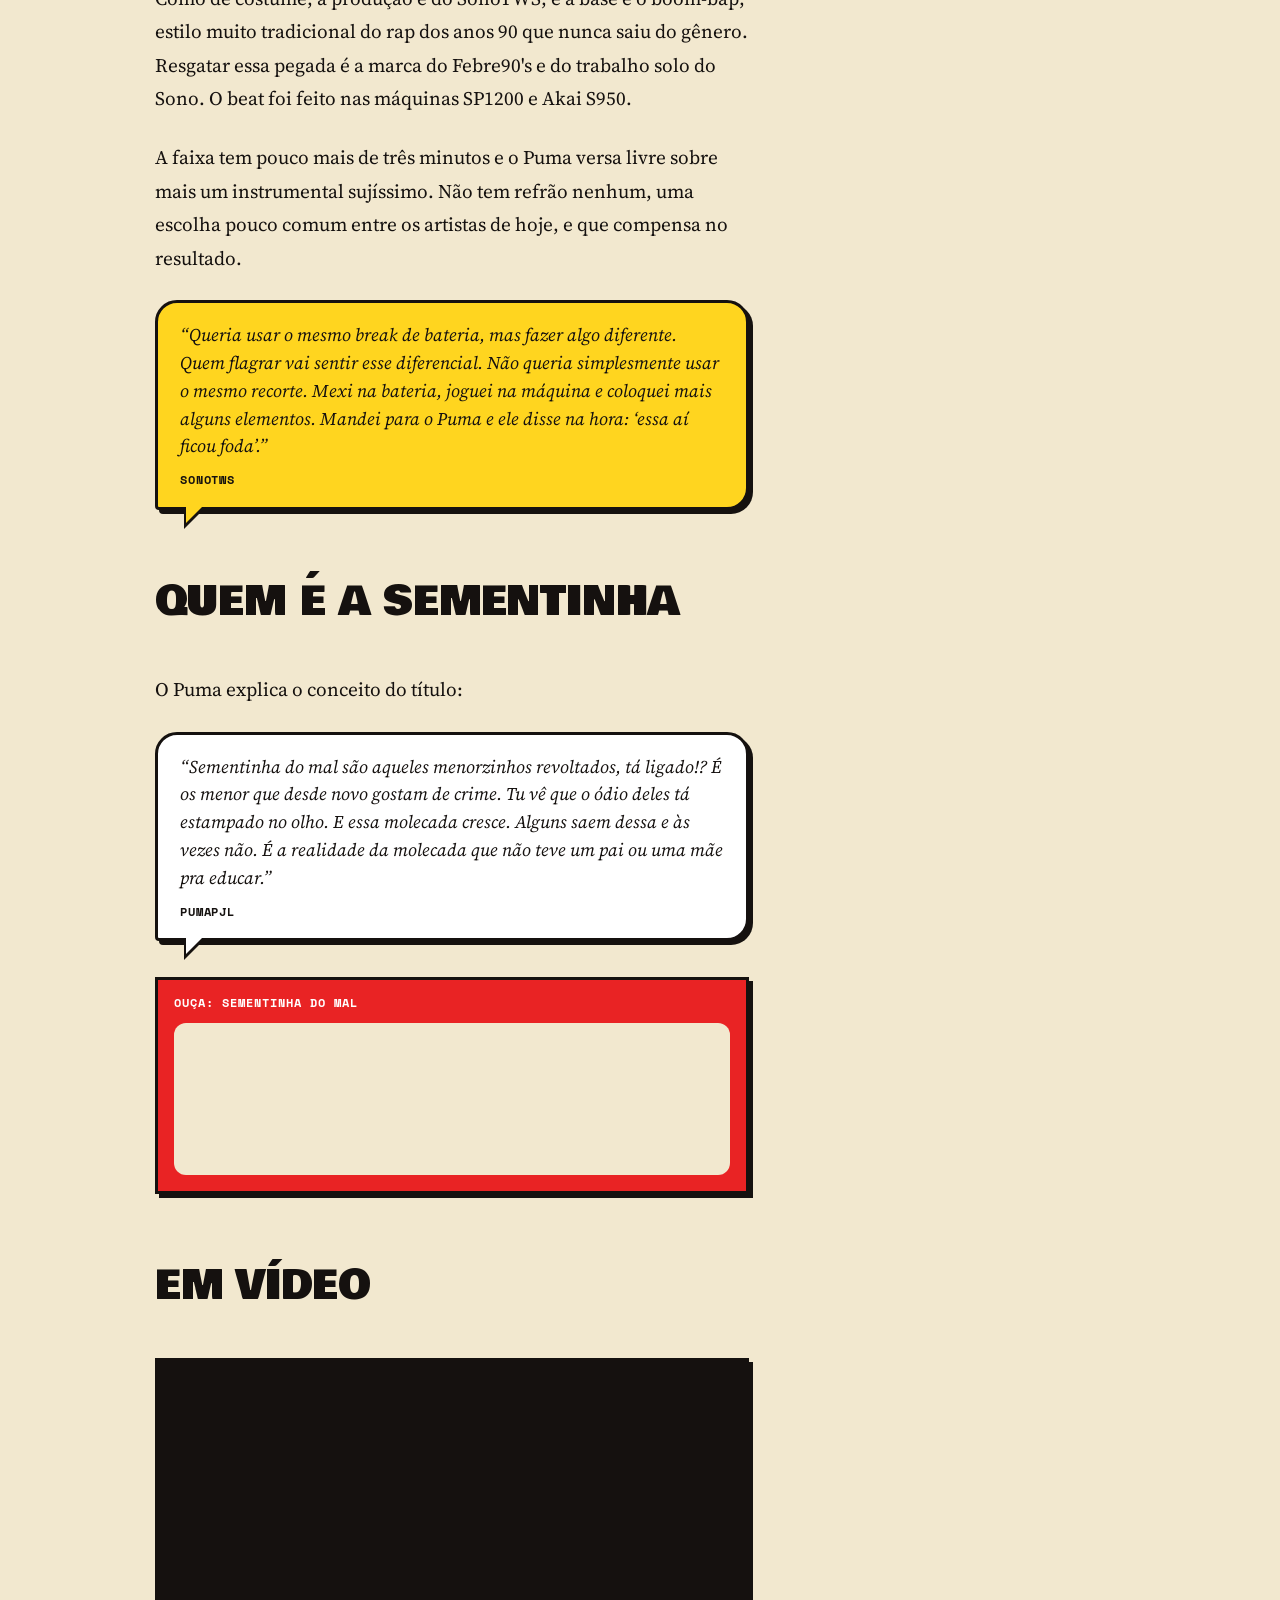
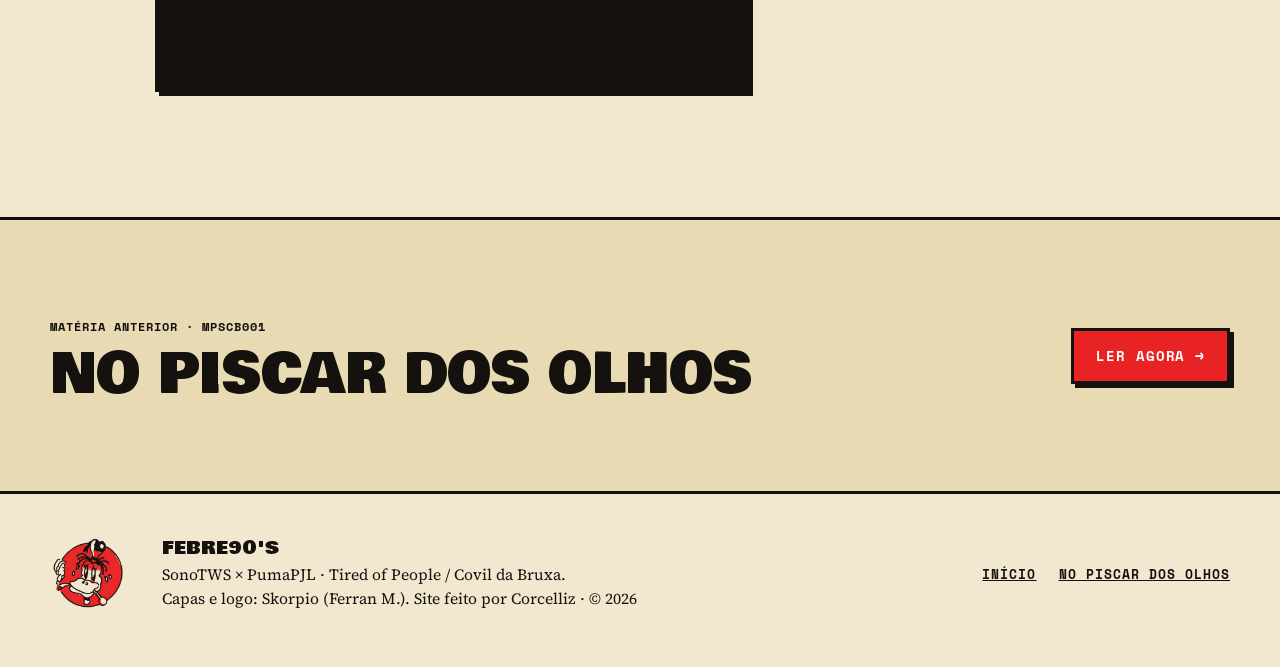
<file: sementinha.html>
<!DOCTYPE html>
<html lang="pt-BR">
  <head>
    <meta charset="UTF-8" />
    <meta name="viewport" content="width=device-width, initial-scale=1" />
    <title>Sementinha do Mal — o 3º single do Febre90's</title>
    <meta
      name="description"
      content="&quot;Sementinha do Mal&quot;, terceiro single do Febre90's: boom-bap sem refrão, feito na SP1200 e na Akai S950, sobre os menorzinhos revoltados."
    />
    <meta name="theme-color" content="#f2e8cf" />
    <meta property="og:type" content="article" />
    <meta property="og:locale" content="pt_BR" />
    <meta property="og:title" content="Sementinha do Mal — o 3º single do Febre90's" />
    <meta
      property="og:description"
      content="Sem refrão, sobre um beat sujo de SP1200 e Akai S950. A história de &quot;Sementinha do Mal&quot;."
    />
    <link rel="icon" href="assets/img/febre-favicon.png" type="image/png" />

    <link rel="preconnect" href="https://fonts.googleapis.com" />
    <link rel="preconnect" href="https://fonts.gstatic.com" crossorigin />
    <link
      href="https://fonts.googleapis.com/css2?family=Bowlby+One&family=Source+Serif+4:ital,opsz,wght@0,8..60,400;0,8..60,600;0,8..60,700;1,8..60,400;1,8..60,600&family=Space+Mono:wght@400;700&display=swap"
      rel="stylesheet"
    />
    <link rel="stylesheet" href="assets/css/style.css" />
  </head>
  <body>
    <a class="skip-link" href="#conteudo">Pular para o conteúdo</a>
    <div class="progress" aria-hidden="true"></div>

    <header class="site-header">
      <div class="wrap nav">
        <a class="brand" href="index.html" aria-label="Febre90's, página inicial">
          <img src="assets/img/febre-logo.png" alt="" width="52" height="52" />
          <span class="brand-name">Febre<span>90's</span></span>
        </a>
        <button class="nav-toggle" aria-expanded="false" aria-controls="menu" aria-label="Abrir menu">
          <span></span>
        </button>
        <ul class="nav-links" id="menu">
          <li><a href="index.html#lancamentos" aria-current="true">Música</a></li>
          <li><a href="index.html#dupla">A dupla</a></li>
          <li><a href="index.html#ouca">Ouça</a></li>
          <li><a href="index.html#mais">Mais Febre</a></li>
        </ul>
      </div>
    </header>

    <main id="conteudo">
      <header class="article-head">
        <div class="wrap article-head-grid">
          <div>
            <div class="crumbs">
              <a href="index.html#lancamentos">← Música</a>
              <span class="chip chip--ink">MPSCB003</span>
            </div>
            <h1 class="display article-title">Sementinha<br />do <em>Mal</em></h1>
            <p class="article-dek">
              O terceiro single do Febre90's, e o primeiro de 2022. Um boom-bap sem
              refrão, feito de break remexido e de uma história sobre a molecada que
              ninguém educou.
            </p>
            <p class="article-meta label">
              <span>2022</span><span>3º single</span><span id="read-time">4 min de leitura</span>
            </p>
          </div>
          <figure class="article-cover">
            <div class="polaroid">
              <span class="tape" aria-hidden="true"></span>
              <img
                src="assets/img/capa-sementinha-do-mal.jpg"
                alt="Capa de &quot;Sementinha do Mal&quot;: ilustração colorida de um homem ameaçado com faca por uma mulher, com uma mesa de carteado dentro da barriga dela"
                width="1138"
                height="1139"
              />
            </div>
          </figure>
        </div>
      </header>

      <div class="wrap article-layout">
        <article class="prose">
          <p>
            A dupla formada pelo beatmaker paulista SonoTWS e pelo MC carioca PumaPJL abre
            2022 com “Sementinha do Mal”, o terceiro single do Febre90's, depois de uma
            estreia que já estava nas playlists.
          </p>

          <h2 class="display">Da estreia até aqui</h2>
          <p>
            O Puma, que faz parte do coletivo Covil da Bruxa (com Leall, VND, Tárcis, OG
            Britto, TOKIODK e Linus), começou a trabalhar com o Sono no EP “Naturalidade”,
            de 2020. O produtor fez duas faixas do disco: “Intro” e “Aquelas Coisas”.
          </p>
          <p>
            “No Piscar dos Olhos”, com a carioca Lis Mc, foi o primeiro single do duo e
            passou de 600 mil plays no Spotify. O segundo, “Malandro Demais Vira Bicho”,
            bateu 700 mil e entrou na playlist Boom Rap, dedicada ao rap nacional que bebe
            do boom-bap. As duas saíram em 2021.
          </p>

          <h2 class="display">O som</h2>
          <p>
            Como de costume, a produção é do SonoTWS, e a base é o boom-bap, estilo muito
            tradicional do rap dos anos 90 que nunca saiu do gênero. Resgatar essa pegada
            é a marca do Febre90's e do trabalho solo do Sono. O beat foi feito nas
            máquinas SP1200 e Akai S950.
          </p>
          <p>
            A faixa tem pouco mais de três minutos e o Puma versa livre sobre mais um
            instrumental sujíssimo. Não tem refrão nenhum, uma escolha pouco comum entre
            os artistas de hoje, e que compensa no resultado.
          </p>
          <blockquote class="bubble bubble--yellow">
            <p>
              “Queria usar o mesmo break de bateria, mas fazer algo diferente. Quem flagrar
              vai sentir esse diferencial. Não queria simplesmente usar o mesmo recorte.
              Mexi na bateria, joguei na máquina e coloquei mais alguns elementos. Mandei
              para o Puma e ele disse na hora: ‘essa aí ficou foda’.”
            </p>
            <cite>SonoTWS</cite>
          </blockquote>

          <h2 class="display">Quem é a sementinha</h2>
          <p>O Puma explica o conceito do título:</p>
          <blockquote class="bubble">
            <p>
              “Sementinha do mal são aqueles menorzinhos revoltados, tá ligado!? É os menor
              que desde novo gostam de crime. Tu vê que o ódio deles tá estampado no olho.
              E essa molecada cresce. Alguns saem dessa e às vezes não. É a realidade da
              molecada que não teve um pai ou uma mãe pra educar.”
            </p>
            <cite>PumaPJL</cite>
          </blockquote>

          <div class="prose-embed">
            <span class="label">Ouça: Sementinha do Mal</span>
            <iframe
              title="Sementinha do Mal no Spotify"
              src="https://open.spotify.com/embed/track/3hytYbdEQ7rDrhJEI529Pn?utm_source=generator"
              height="152"
              allow="autoplay; clipboard-write; encrypted-media; fullscreen; picture-in-picture"
              loading="lazy"
            ></iframe>
          </div>

          <h2 class="display">Em vídeo</h2>
          <div class="video-frame">
            <iframe
              title="Sementinha do Mal — Febre90's (YouTube)"
              src="https://www.youtube-nocookie.com/embed/aHOMvvXDq0s?hl=pt-br"
              allow="accelerometer; encrypted-media; picture-in-picture; fullscreen"
              allowfullscreen
              loading="lazy"
            ></iframe>
          </div>
        </article>

        <aside class="aside" aria-label="Ficha técnica">
          <div class="credits">
            <h2 class="display">Ficha técnica</h2>
            <dl>
              <dt>Produção</dt>
              <dd>SonoTWS</dd>
              <dt>Letra</dt>
              <dd>PumaPJL</dd>
              <dt>Master</dt>
              <dd>2F</dd>
              <dt>Ilustração</dt>
              <dd>Ferran M. (Skorpio)</dd>
              <dt>Equipamento</dt>
              <dd>SP1200 e Akai S950</dd>
              <dt>Selo</dt>
              <dd>Tired of People</dd>
              <dt>Catálogo</dt>
              <dd>MPSCB003 · 2022</dd>
            </dl>
          </div>
          <p class="source-note">
            Depoimentos de entrevistas concedidas pela dupla à A Pista (2021 e 2022).
          </p>
        </aside>
      </div>

      <section class="next-up" aria-labelledby="t-next">
        <div class="wrap next-up-grid">
          <div>
            <span class="label" id="t-next">Matéria anterior · MPSCB001</span>
            <p class="display next-up-title">No Piscar dos Olhos</p>
          </div>
          <a class="btn btn--red" href="piscar.html">Ler agora →</a>
        </div>
      </section>
    </main>

    <footer class="site-footer">
      <div class="wrap footer-grid">
        <img src="assets/img/febre-logo.png" alt="" width="76" height="76" loading="lazy" />
        <p class="footer-text">
          <strong>Febre90's</strong><br />
          SonoTWS × PumaPJL · Tired of People / Covil da Bruxa.<br />
          Capas e logo: Skorpio (Ferran M.). Site feito por Corcelliz · &copy; 2026
        </p>
        <ul class="footer-nav">
          <li><a href="index.html">Início</a></li>
          <li><a href="piscar.html">No Piscar dos Olhos</a></li>
        </ul>
      </div>
    </footer>

    <button class="to-top" type="button" aria-label="Voltar ao topo">↑</button>
    <script src="assets/js/main.js"></script>
  </body>
</html>
</file>
<file: assets/css/style.css>
/* ==========================================================================
   Febre90's — fanzine de rua
   Papel creme, tinta preta e as cores do letreiro. Sem build, sem framework.
   ========================================================================== */

:root {
  --paper: #f2e8cf;
  --paper-deep: #e8dbb4;
  --ink: #15110f;
  --ink-soft: #3a322d;
  --red: #e92324;
  --yellow: #ffd51f;
  --blue: #1d3fd1;
  --pink: #f5a3c7;
  --green: #3fb34f;

  --font-display: "Bowlby One", "Arial Black", Impact, sans-serif;
  --font-body: "Source Serif 4", Georgia, "Times New Roman", serif;
  --font-mono: "Space Mono", "Courier New", monospace;

  --line: 3px solid var(--ink);
  --shadow: 6px 6px 0 var(--ink);
  --shadow-sm: 4px 4px 0 var(--ink);
  --nav-h: 72px;
  --measure: 66ch;
  --gutter: clamp(16px, 4vw, 40px);
}

*,
*::before,
*::after {
  box-sizing: border-box;
}

html {
  scroll-behavior: smooth;
  scroll-padding-top: calc(var(--nav-h) + 16px);
  -webkit-text-size-adjust: 100%;
}

body {
  margin: 0;
  background: var(--paper);
  color: var(--ink);
  font-family: var(--font-body);
  font-size: 1.125rem;
  line-height: 1.7;
  overflow-x: hidden;
}

/* grão de papel por cima de tudo */
body::before {
  content: "";
  position: fixed;
  inset: 0;
  z-index: 900;
  pointer-events: none;
  opacity: 0.28;
  mix-blend-mode: multiply;
  background-image: url("data:image/svg+xml;utf8,<svg xmlns='http://www.w3.org/2000/svg' width='220' height='220'><filter id='n'><feTurbulence type='fractalNoise' baseFrequency='0.85' numOctaves='2' stitchTiles='stitch'/><feColorMatrix values='0 0 0 0 0.35  0 0 0 0 0.28  0 0 0 0 0.18  0 0 0 0.55 0'/></filter><rect width='100%' height='100%' filter='url(%23n)'/></svg>");
}

img {
  display: block;
  max-width: 100%;
  height: auto;
}

a {
  color: inherit;
}

:focus-visible {
  outline: 3px solid var(--blue);
  outline-offset: 3px;
}

::selection {
  background: var(--yellow);
  color: var(--ink);
}

.visually-hidden {
  position: absolute !important;
  width: 1px;
  height: 1px;
  margin: -1px;
  padding: 0;
  overflow: hidden;
  clip: rect(0 0 0 0);
  white-space: nowrap;
  border: 0;
}

.skip-link {
  position: absolute;
  left: 12px;
  top: -80px;
  z-index: 2000;
  background: var(--yellow);
  border: var(--line);
  padding: 8px 14px;
  font-family: var(--font-mono);
  font-weight: 700;
  text-decoration: none;
  transition: top 0.2s;
}
.skip-link:focus {
  top: 12px;
}

/* ---------- tipografia utilitária ---------- */

.display {
  font-family: var(--font-display);
  font-weight: 400;
  line-height: 0.98;
  letter-spacing: -0.01em;
  text-transform: uppercase;
}

.label {
  display: inline-block;
  font-family: var(--font-mono);
  font-size: 0.78rem;
  font-weight: 700;
  letter-spacing: 0.08em;
  text-transform: uppercase;
  line-height: 1.2;
}

.chip {
  display: inline-block;
  padding: 5px 10px;
  background: var(--yellow);
  border: 2px solid var(--ink);
  font-family: var(--font-mono);
  font-size: 0.74rem;
  font-weight: 700;
  letter-spacing: 0.06em;
  text-transform: uppercase;
  transform: rotate(-1.5deg);
}
.chip--red {
  background: var(--red);
  color: #fff;
}
.chip--ink {
  background: var(--ink);
  color: var(--paper);
}

.wrap {
  width: min(1180px, 100% - var(--gutter) * 2);
  margin-inline: auto;
}

section {
  position: relative;
}

/* ---------- botões ---------- */

.btn {
  display: inline-flex;
  align-items: center;
  gap: 10px;
  padding: 13px 22px;
  background: var(--yellow);
  color: var(--ink);
  border: var(--line);
  box-shadow: var(--shadow-sm);
  font-family: var(--font-mono);
  font-size: 0.9rem;
  font-weight: 700;
  letter-spacing: 0.06em;
  text-transform: uppercase;
  text-decoration: none;
  cursor: pointer;
  transition: transform 0.12s ease, box-shadow 0.12s ease, background 0.12s;
}
.btn:hover {
  transform: translate(-2px, -2px);
  box-shadow: 6px 6px 0 var(--ink);
}
.btn:active {
  transform: translate(3px, 3px);
  box-shadow: 1px 1px 0 var(--ink);
}
.btn--red {
  background: var(--red);
  color: #fff;
}
.btn--paper {
  background: var(--paper);
}
.btn--ink {
  background: var(--ink);
  color: var(--paper);
  box-shadow: 4px 4px 0 var(--red);
}

/* ==========================================================================
   Navegação
   ========================================================================== */

.site-header {
  position: sticky;
  top: 0;
  z-index: 1000;
  background: var(--paper);
  border-bottom: var(--line);
}

.nav {
  display: flex;
  align-items: center;
  justify-content: space-between;
  gap: 20px;
  min-height: var(--nav-h);
}

.brand {
  display: flex;
  align-items: center;
  gap: 12px;
  text-decoration: none;
}
.brand img {
  width: 52px;
  height: 52px;
  transition: transform 0.4s cubic-bezier(0.3, 1.6, 0.5, 1);
}
.brand:hover img {
  transform: rotate(-14deg) scale(1.08);
}
.brand-name {
  font-family: var(--font-display);
  font-size: 1.35rem;
  text-transform: uppercase;
  line-height: 1;
}
.brand-name span {
  color: var(--red);
}

.nav-links {
  display: flex;
  align-items: center;
  gap: clamp(14px, 2.4vw, 34px);
  margin: 0;
  padding: 0;
  list-style: none;
}
.nav-links a {
  position: relative;
  padding: 6px 2px;
  font-family: var(--font-mono);
  font-size: 0.82rem;
  font-weight: 700;
  letter-spacing: 0.08em;
  text-transform: uppercase;
  text-decoration: none;
}
.nav-links a::after {
  content: "";
  position: absolute;
  left: 0;
  right: 0;
  bottom: 0;
  height: 4px;
  background: var(--red);
  transform: scaleX(0);
  transform-origin: left;
  transition: transform 0.2s ease;
}
.nav-links a:hover::after,
.nav-links a[aria-current]::after {
  transform: scaleX(1);
}

.nav-toggle {
  display: none;
  width: 48px;
  height: 48px;
  padding: 0;
  background: var(--yellow);
  border: var(--line);
  box-shadow: 3px 3px 0 var(--ink);
  cursor: pointer;
}
.nav-toggle span,
.nav-toggle span::before,
.nav-toggle span::after {
  display: block;
  width: 22px;
  height: 3px;
  margin: auto;
  background: var(--ink);
  content: "";
  transition: transform 0.2s ease, background 0.2s;
}
.nav-toggle span {
  position: relative;
}
.nav-toggle span::before {
  position: absolute;
  top: -7px;
  left: 0;
}
.nav-toggle span::after {
  position: absolute;
  top: 7px;
  left: 0;
}
.nav-toggle[aria-expanded="true"] span {
  background: transparent;
}
.nav-toggle[aria-expanded="true"] span::before {
  transform: translateY(7px) rotate(45deg);
}
.nav-toggle[aria-expanded="true"] span::after {
  transform: translateY(-7px) rotate(-45deg);
}

/* faixa de letreiro */
.ticker {
  overflow: hidden;
  background: var(--red);
  color: #fff;
  border-bottom: var(--line);
  white-space: nowrap;
}
.ticker-track {
  display: inline-flex;
  animation: ticker 38s linear infinite;
}
.ticker:hover .ticker-track {
  animation-play-state: paused;
}
.ticker-track span {
  padding: 9px 0;
  font-family: var(--font-display);
  font-size: 0.95rem;
  letter-spacing: 0.04em;
  text-transform: uppercase;
}
.ticker-track span::after {
  content: "✦";
  margin: 0 22px;
  color: var(--yellow);
}
@keyframes ticker {
  to {
    transform: translateX(-50%);
  }
}

/* ==========================================================================
   Hero
   ========================================================================== */

.hero {
  padding-block: clamp(36px, 7vw, 90px) clamp(48px, 8vw, 110px);
  background-color: var(--paper);
  background-image: radial-gradient(rgba(21, 17, 15, 0.16) 1.3px, transparent 1.6px);
  background-size: 14px 14px;
}

.hero-grid {
  display: grid;
  grid-template-columns: 1.05fr 0.95fr;
  align-items: center;
  gap: clamp(28px, 5vw, 70px);
}

.hero-kicker {
  display: flex;
  flex-wrap: wrap;
  gap: 10px;
  margin-bottom: 22px;
}

.hero-logo {
  width: min(100%, 560px);
  margin: 0 0 14px -6px;
  filter: drop-shadow(5px 5px 0 var(--ink));
  transform: rotate(-2deg);
  transform-origin: left center;
}

.hero-lede {
  max-width: 34em;
  margin: 18px 0 30px;
  font-size: clamp(1.15rem, 2.2vw, 1.4rem);
  line-height: 1.55;
}
.hero-lede strong {
  background: linear-gradient(transparent 55%, var(--yellow) 55%);
  font-weight: 700;
}

.hero-cta {
  display: flex;
  flex-wrap: wrap;
  gap: 16px;
}

.hero-photo {
  position: relative;
  margin: 0;
  justify-self: center;
  width: min(100%, 520px);
}

.polaroid {
  position: relative;
  padding: 12px 12px 54px;
  background: #fff;
  border: var(--line);
  box-shadow: 10px 10px 0 var(--ink);
  transform: rotate(2.5deg);
  transition: transform 0.3s ease;
}
.polaroid:hover {
  transform: rotate(0.5deg) scale(1.015);
}
.polaroid img {
  width: 100%;
  aspect-ratio: 1 / 1;
  object-fit: cover;
  border: 2px solid var(--ink);
}
.polaroid figcaption {
  position: absolute;
  left: 16px;
  right: 16px;
  bottom: 14px;
  font-family: var(--font-mono);
  font-size: 0.78rem;
  font-weight: 700;
  letter-spacing: 0.05em;
  text-transform: uppercase;
}
.tape {
  position: absolute;
  top: -16px;
  left: 50%;
  z-index: 2;
  width: 120px;
  height: 34px;
  background: rgba(255, 213, 31, 0.82);
  border-left: 2px dashed rgba(21, 17, 15, 0.35);
  border-right: 2px dashed rgba(21, 17, 15, 0.35);
  transform: translateX(-50%) rotate(-4deg);
}

.sticker {
  position: absolute;
  right: -18px;
  bottom: -22px;
  z-index: 3;
  display: grid;
  place-items: center;
  width: 118px;
  height: 118px;
  padding: 10px;
  background: var(--red);
  color: #fff;
  border: var(--line);
  border-radius: 50%;
  box-shadow: var(--shadow-sm);
  font-family: var(--font-display);
  font-size: 0.95rem;
  line-height: 1.02;
  text-align: center;
  text-transform: uppercase;
  transform: rotate(10deg);
  animation: wobble 4s ease-in-out infinite;
}
@keyframes wobble {
  0%,
  100% {
    transform: rotate(10deg);
  }
  50% {
    transform: rotate(-4deg) scale(1.05);
  }
}

/* ==========================================================================
   Cabeçalho de seção
   ========================================================================== */

.section {
  padding-block: clamp(56px, 8vw, 110px);
}

.section-head {
  display: flex;
  flex-wrap: wrap;
  align-items: flex-end;
  justify-content: space-between;
  gap: 14px 30px;
  margin-bottom: clamp(28px, 4vw, 50px);
}
.section-title {
  margin: 0;
  font-size: clamp(2.3rem, 6.4vw, 4.6rem);
}
.section-title em {
  font-style: normal;
  color: var(--red);
}
.section-note {
  max-width: 30em;
  margin: 0;
  font-size: 1.05rem;
  color: var(--ink-soft);
}

/* ==========================================================================
   Lançamentos — painéis de HQ
   ========================================================================== */

.releases {
  background: var(--paper-deep);
  border-block: var(--line);
}

.panels {
  display: grid;
  grid-template-columns: repeat(2, 1fr);
  gap: clamp(24px, 4vw, 52px);
}

.panel {
  position: relative;
  display: flex;
  flex-direction: column;
  background: var(--paper);
  border: var(--line);
  box-shadow: 8px 8px 0 var(--ink);
  text-decoration: none;
  transition: transform 0.2s ease, box-shadow 0.2s ease;
}
.panel:nth-child(2) {
  margin-top: clamp(0px, 4vw, 54px);
}
.panel:hover {
  transform: translate(-4px, -4px) rotate(-0.4deg);
  box-shadow: 12px 12px 0 var(--ink);
}

.panel-cover {
  position: relative;
  overflow: hidden;
  border-bottom: var(--line);
  background: var(--ink);
}
.panel-cover img {
  width: 100%;
  aspect-ratio: 1 / 1;
  object-fit: cover;
  transition: transform 0.5s ease;
}
.panel:hover .panel-cover img {
  transform: scale(1.05);
}
.panel-cat {
  position: absolute;
  top: 14px;
  left: 14px;
  padding: 5px 10px;
  background: var(--ink);
  color: var(--yellow);
  font-family: var(--font-mono);
  font-size: 0.76rem;
  font-weight: 700;
  letter-spacing: 0.1em;
}

.panel-body {
  display: flex;
  flex: 1;
  flex-direction: column;
  gap: 12px;
  padding: 22px 24px 26px;
}
.panel-title {
  margin: 0;
  font-size: clamp(1.6rem, 3.2vw, 2.3rem);
}
.panel-text {
  margin: 0;
  font-size: 1.05rem;
  line-height: 1.6;
}
.panel-more {
  margin-top: auto;
  padding-top: 8px;
  font-family: var(--font-mono);
  font-size: 0.85rem;
  font-weight: 700;
  letter-spacing: 0.08em;
  text-transform: uppercase;
}
.panel-more::after {
  content: " →";
  display: inline-block;
  transition: transform 0.2s;
}
.panel:hover .panel-more::after {
  transform: translateX(6px);
}

.releases-aside {
  display: flex;
  flex-wrap: wrap;
  align-items: center;
  gap: 14px 22px;
  margin-top: clamp(40px, 6vw, 70px);
  padding: 20px 24px;
  background: var(--paper);
  border: var(--line);
  box-shadow: var(--shadow-sm);
}
.releases-aside p {
  flex: 1 1 320px;
  margin: 0;
  font-size: 1.05rem;
}

/* ==========================================================================
   Faixa de citação
   ========================================================================== */

.quote-band {
  padding-block: clamp(54px, 8vw, 100px);
  background: var(--yellow);
  background-image: radial-gradient(rgba(21, 17, 15, 0.2) 1.4px, transparent 1.8px);
  background-size: 12px 12px;
  border-bottom: var(--line);
  text-align: center;
}
.quote-band blockquote {
  max-width: 21em;
  margin: 0 auto;
  font-size: clamp(1.9rem, 5.2vw, 3.8rem);
}
.quote-band blockquote {
  line-height: 1.3;
}
.quote-band blockquote mark {
  padding: 0.02em 0.14em;
  -webkit-box-decoration-break: clone;
  box-decoration-break: clone;
  background: var(--ink);
  color: var(--yellow);
}
.quote-band cite {
  display: block;
  margin-top: 28px;
  font-family: var(--font-mono);
  font-size: 0.86rem;
  font-style: normal;
  font-weight: 700;
  letter-spacing: 0.08em;
  text-transform: uppercase;
}

/* ==========================================================================
   A dupla
   ========================================================================== */

.duo-photo {
  position: relative;
  margin: 0 0 clamp(40px, 6vw, 70px);
  border: var(--line);
  box-shadow: 10px 10px 0 var(--red);
  background: var(--ink);
  overflow: hidden;
}
.duo-photo img {
  width: 100%;
  max-height: 560px;
  object-fit: cover;
  object-position: center 35%;
  filter: contrast(1.08);
}
.duo-photo figcaption {
  position: absolute;
  left: 0;
  bottom: 0;
  padding: 8px 14px;
  background: var(--paper);
  border-top: var(--line);
  border-right: var(--line);
  font-family: var(--font-mono);
  font-size: 0.76rem;
  font-weight: 700;
  letter-spacing: 0.06em;
  text-transform: uppercase;
}

.profiles {
  display: grid;
  grid-template-columns: repeat(2, 1fr);
  gap: clamp(24px, 4vw, 52px);
  align-items: start;
}

.profile {
  position: relative;
  padding: clamp(24px, 3vw, 36px);
  background: var(--paper);
  border: var(--line);
  box-shadow: 8px 8px 0 var(--ink);
}
.profile--puma {
  border-top: 14px solid var(--red);
}
.profile--sono {
  border-top: 14px solid var(--blue);
  margin-top: clamp(0px, 3vw, 40px);
}
.profile-role {
  margin-bottom: 8px;
}
.profile-name {
  margin: 0 0 18px;
  font-size: clamp(2.2rem, 5vw, 3.4rem);
}
.profile p {
  margin: 0 0 1em;
}
.profile .dropcap::first-letter {
  float: left;
  margin: 0.06em 0.12em 0 0;
  font-family: var(--font-display);
  font-size: 3.6em;
  line-height: 0.82;
  color: var(--red);
}
.profile--sono .dropcap::first-letter {
  color: var(--blue);
}

/* balão de fala */
.bubble {
  position: relative;
  margin: 26px 0 30px;
  padding: 18px 22px;
  background: #fff;
  border: var(--line);
  border-radius: 22px 22px 22px 4px;
  box-shadow: var(--shadow-sm);
  font-size: 1.12rem;
  font-style: italic;
  line-height: 1.55;
}
.bubble::before,
.bubble::after {
  content: "";
  position: absolute;
  left: 26px;
  bottom: -22px;
  border: 11px solid transparent;
  border-top: 11px solid var(--ink);
  border-left-color: var(--ink);
}
.bubble::after {
  bottom: -16px;
  left: 28px;
  border: 9px solid transparent;
  border-top: 9px solid #fff;
  border-left-color: #fff;
}
.bubble cite {
  display: block;
  margin-top: 10px;
  font-family: var(--font-mono);
  font-size: 0.76rem;
  font-style: normal;
  font-weight: 700;
  letter-spacing: 0.08em;
  text-transform: uppercase;
}
.bubble--yellow {
  background: var(--yellow);
}
.bubble--yellow::after {
  border-top-color: var(--yellow);
  border-left-color: var(--yellow);
}

/* ==========================================================================
   Ouça
   ========================================================================== */

.listen {
  background: var(--ink);
  color: var(--paper);
  border-top: var(--line);
}
.listen .section-title em {
  color: var(--yellow);
}
.listen .section-note {
  color: #d9ceb3;
}

.tape-deck {
  padding: clamp(16px, 3vw, 30px);
  background: var(--red);
  border: 3px solid var(--paper);
  border-radius: 14px;
  box-shadow: 8px 8px 0 var(--yellow);
}
.tape-deck-label {
  display: flex;
  flex-wrap: wrap;
  align-items: center;
  justify-content: space-between;
  gap: 8px;
  margin-bottom: 16px;
  color: #fff;
}
.tape-deck iframe {
  display: block;
  width: 100%;
  border: 0;
  border-radius: 12px;
  background: var(--paper);
}

/* ==========================================================================
   Mais Febre / contato
   ========================================================================== */

.more {
  position: relative;
  padding-block: clamp(70px, 10vw, 140px);
  background: var(--ink) url("../img/dupla-grafite.jpg") center / cover no-repeat;
  color: #fff;
  border-top: var(--line);
}
.more::before {
  content: "";
  position: absolute;
  inset: 0;
  background: linear-gradient(90deg, rgba(21, 17, 15, 0.9) 0%, rgba(21, 17, 15, 0.55) 55%, rgba(21, 17, 15, 0.1) 100%);
}
.more .wrap {
  position: relative;
}
.more-box {
  max-width: 560px;
}
.more-title {
  margin: 14px 0 18px;
  font-size: clamp(2.4rem, 6.4vw, 4.4rem);
}
.more-title em {
  font-style: normal;
  color: var(--yellow);
}
.more p {
  margin: 0 0 28px;
  font-size: 1.15rem;
}
.link-list {
  display: flex;
  flex-wrap: wrap;
  gap: 14px;
  margin: 0;
  padding: 0;
  list-style: none;
}

/* ==========================================================================
   Rodapé
   ========================================================================== */

.site-footer {
  background: var(--paper);
  border-top: var(--line);
  padding-block: 40px 56px;
}
.footer-grid {
  display: grid;
  grid-template-columns: auto 1fr auto;
  align-items: center;
  gap: 24px 36px;
}
.footer-grid img {
  width: 76px;
  height: 76px;
}
.footer-text {
  margin: 0;
  font-size: 0.98rem;
  line-height: 1.55;
}
.footer-text strong {
  font-family: var(--font-display);
  font-size: 1.15rem;
  font-weight: 400;
  text-transform: uppercase;
}
.footer-nav {
  display: flex;
  flex-wrap: wrap;
  gap: 8px 22px;
  margin: 0;
  padding: 0;
  list-style: none;
}
.footer-nav a {
  font-family: var(--font-mono);
  font-size: 0.8rem;
  font-weight: 700;
  letter-spacing: 0.08em;
  text-transform: uppercase;
}

.to-top {
  position: fixed;
  right: 18px;
  bottom: 18px;
  z-index: 1100;
  width: 52px;
  height: 52px;
  display: grid;
  place-items: center;
  background: var(--yellow);
  color: var(--ink);
  border: var(--line);
  box-shadow: var(--shadow-sm);
  font-family: var(--font-mono);
  font-size: 1.5rem;
  font-weight: 700;
  cursor: pointer;
  opacity: 0;
  visibility: hidden;
  transform: translateY(12px);
  transition: opacity 0.2s, transform 0.2s, visibility 0.2s;
}
.to-top.is-visible {
  opacity: 1;
  visibility: visible;
  transform: none;
}
.to-top:hover {
  background: var(--red);
  color: #fff;
}

/* ==========================================================================
   Matérias
   ========================================================================== */

.progress {
  position: fixed;
  top: 0;
  left: 0;
  z-index: 1500;
  width: 100%;
  height: 6px;
  transform: scaleX(0);
  transform-origin: left;
  background: var(--red);
  border-bottom: 2px solid var(--ink);
}

.article-head {
  padding-block: clamp(34px, 6vw, 76px) clamp(40px, 6vw, 70px);
  background-color: var(--paper);
  background-image: radial-gradient(rgba(21, 17, 15, 0.16) 1.3px, transparent 1.6px);
  background-size: 14px 14px;
  border-bottom: var(--line);
}
.article-head-grid {
  display: grid;
  grid-template-columns: 1.1fr 0.9fr;
  align-items: center;
  gap: clamp(30px, 5vw, 70px);
}
.crumbs {
  display: flex;
  flex-wrap: wrap;
  gap: 10px;
  margin-bottom: 22px;
  align-items: center;
}
.crumbs a {
  font-family: var(--font-mono);
  font-size: 0.78rem;
  font-weight: 700;
  letter-spacing: 0.08em;
  text-transform: uppercase;
}
.article-title {
  margin: 0 0 22px;
  font-size: clamp(2.3rem, 6.2vw, 4.7rem);
}
.article-title em {
  font-style: normal;
  color: var(--red);
}
.article-dek {
  max-width: 30em;
  margin: 0 0 22px;
  font-size: clamp(1.15rem, 2.2vw, 1.4rem);
  line-height: 1.5;
}
.article-meta {
  display: flex;
  flex-wrap: wrap;
  gap: 8px 18px;
  color: var(--ink-soft);
}
.article-cover {
  margin: 0;
  justify-self: center;
  width: min(100%, 480px);
}
.article-cover .polaroid {
  padding-bottom: 12px;
  transform: rotate(-2.5deg);
}

.article-layout {
  display: grid;
  grid-template-columns: minmax(0, var(--measure)) 300px;
  justify-content: center;
  gap: clamp(32px, 6vw, 80px);
  padding-block: clamp(48px, 7vw, 96px);
}

.prose > * {
  margin-block: 0 1.3em;
}
.prose p {
  font-size: 1.2rem;
  line-height: 1.75;
}
.prose > p:first-of-type::first-letter {
  float: left;
  margin: 0.04em 0.12em 0 0;
  font-family: var(--font-display);
  font-size: 4.6em;
  line-height: 0.8;
  color: var(--red);
}
.prose h2 {
  margin-top: 1.8em;
  font-size: clamp(1.7rem, 4vw, 2.5rem);
}
.prose a {
  text-decoration-thickness: 2px;
  text-underline-offset: 3px;
  text-decoration-color: var(--red);
}
.prose a:hover {
  background: var(--yellow);
}
.prose .bubble {
  margin-inline: 0;
}
.prose .bubble p {
  margin: 0;
  font-size: inherit;
  line-height: inherit;
}
.prose-embed {
  margin-block: 2em;
  padding: 16px;
  background: var(--red);
  border: var(--line);
  box-shadow: var(--shadow-sm);
}
.prose-embed .label {
  display: block;
  margin-bottom: 12px;
  color: #fff;
}
.prose-embed iframe {
  display: block;
  width: 100%;
  border: 0;
  border-radius: 12px;
  background: var(--paper);
}
.video-frame {
  position: relative;
  aspect-ratio: 16 / 9;
  margin-block: 2em;
  border: var(--line);
  box-shadow: var(--shadow-sm);
  background: var(--ink);
}
.video-frame iframe {
  position: absolute;
  inset: 0;
  width: 100%;
  height: 100%;
  border: 0;
}

.aside {
  align-self: start;
  position: sticky;
  top: calc(var(--nav-h) + 24px);
}
.credits {
  padding: 22px;
  background: var(--yellow);
  border: var(--line);
  box-shadow: var(--shadow-sm);
  transform: rotate(1.2deg);
}
.credits h2 {
  margin: 0 0 14px;
  font-size: 1.5rem;
}
.credits dl {
  margin: 0;
}
.credits dt {
  margin-top: 12px;
  font-family: var(--font-mono);
  font-size: 0.72rem;
  font-weight: 700;
  letter-spacing: 0.1em;
  text-transform: uppercase;
}
.credits dd {
  margin: 2px 0 0;
  font-size: 1.02rem;
  line-height: 1.4;
}
.source-note {
  margin-top: 28px;
  font-family: var(--font-mono);
  font-size: 0.74rem;
  line-height: 1.5;
  color: var(--ink-soft);
}

.next-up {
  padding-block: clamp(46px, 7vw, 90px);
  background: var(--paper-deep);
  border-top: var(--line);
}
.next-up-grid {
  display: flex;
  flex-wrap: wrap;
  align-items: center;
  justify-content: space-between;
  gap: 24px 40px;
}
.next-up-title {
  margin: 8px 0 0;
  font-size: clamp(1.9rem, 5vw, 3.4rem);
}

/* ==========================================================================
   Animação de entrada
   ========================================================================== */

.js .reveal {
  opacity: 0;
  transform: translateY(26px);
  transition: opacity 0.6s ease, transform 0.6s cubic-bezier(0.2, 0.7, 0.2, 1);
}
.js .reveal.is-in {
  opacity: 1;
  transform: none;
}

/* ==========================================================================
   Responsivo
   ========================================================================== */

@media (max-width: 980px) {
  .article-layout {
    grid-template-columns: minmax(0, var(--measure));
  }
  .aside {
    position: static;
  }
  .credits {
    transform: none;
  }
}

@media (max-width: 820px) {
  :root {
    --nav-h: 64px;
  }

  .nav-toggle {
    display: block;
  }
  .nav-links {
    position: absolute;
    top: 100%;
    left: 0;
    right: 0;
    flex-direction: column;
    align-items: stretch;
    gap: 0;
    background: var(--paper);
    border-bottom: var(--line);
    box-shadow: 0 8px 0 var(--ink);
    visibility: hidden;
    opacity: 0;
    transform: translateY(-8px);
    transition: opacity 0.2s, transform 0.2s, visibility 0.2s;
  }
  .nav-links.is-open {
    visibility: visible;
    opacity: 1;
    transform: none;
  }
  .nav-links a {
    display: block;
    padding: 18px var(--gutter);
    font-size: 1rem;
    border-top: 2px solid var(--ink);
  }
  .nav-links a::after {
    display: none;
  }
  .nav-links a:hover,
  .nav-links a[aria-current] {
    background: var(--yellow);
  }

  .hero-grid,
  .article-head-grid,
  .panels,
  .profiles {
    grid-template-columns: 1fr;
  }
  .panel:nth-child(2),
  .profile--sono {
    margin-top: 0;
  }
  .hero-photo {
    margin-top: 10px;
  }
  .sticker {
    right: -6px;
    width: 96px;
    height: 96px;
    font-size: 0.78rem;
  }

  .footer-grid {
    grid-template-columns: 1fr;
    justify-items: start;
  }

  .more::before {
    background: linear-gradient(180deg, rgba(21, 17, 15, 0.45) 0%, rgba(21, 17, 15, 0.9) 70%);
  }
  .more {
    padding-top: 180px;
  }
}

@media (max-width: 480px) {
  body {
    font-size: 1.05rem;
  }
  .brand-name {
    font-size: 1.1rem;
  }
  .brand img {
    width: 44px;
    height: 44px;
  }
  .prose p {
    font-size: 1.1rem;
  }
  .btn {
    padding: 12px 16px;
    font-size: 0.82rem;
  }
}

@media (prefers-reduced-motion: reduce) {
  html {
    scroll-behavior: auto;
  }
  *,
  *::before,
  *::after {
    animation: none !important;
    transition: none !important;
  }
  .js .reveal {
    opacity: 1;
    transform: none;
  }
}

@media print {
  .site-header,
  .ticker,
  .to-top,
  .progress,
  iframe,
  body::before {
    display: none !important;
  }
}
</file>
